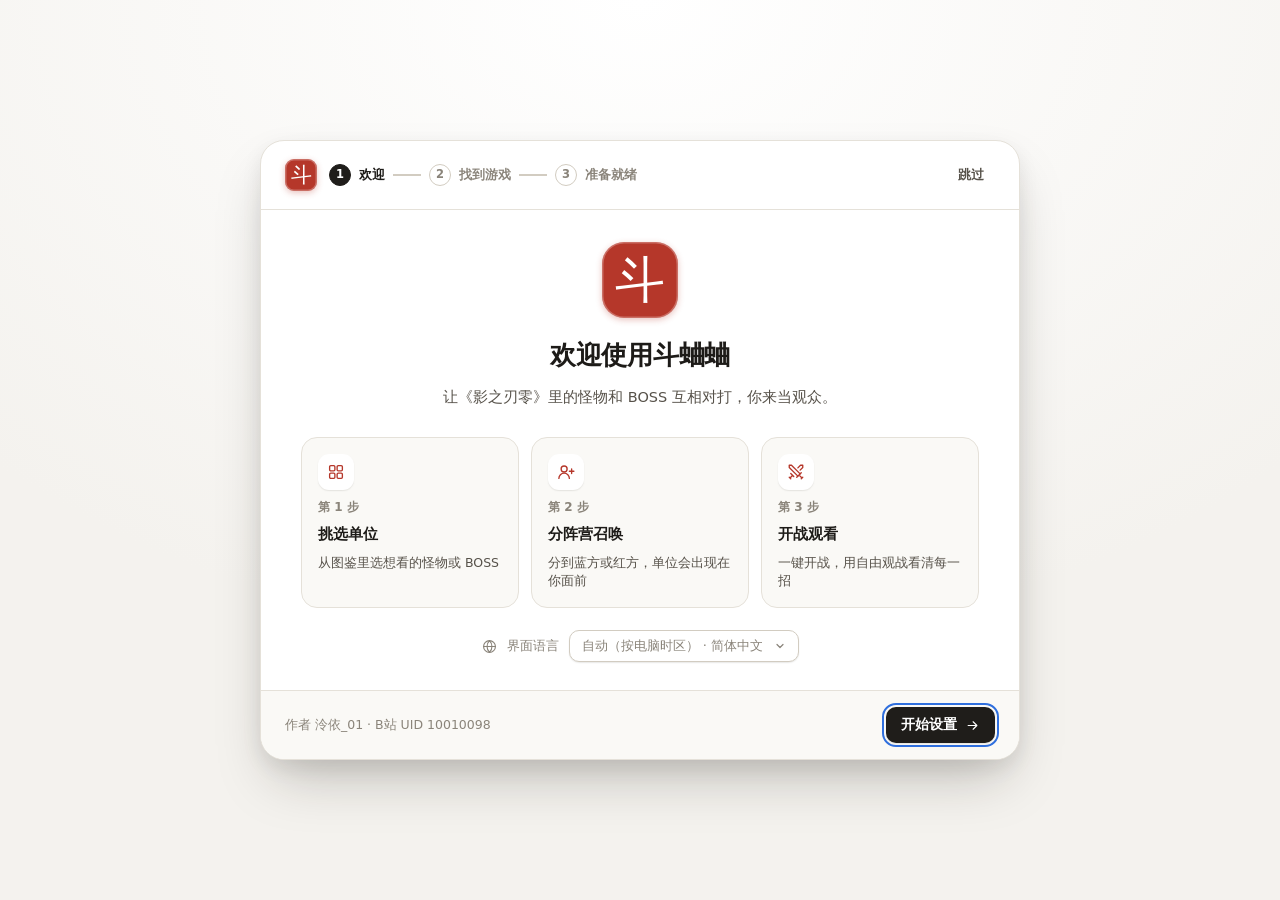
<file: panel/prototype/index.html>
<!doctype html>
<html lang="zh-CN" data-theme="light">
<head>
<meta charset="utf-8">
<meta name="viewport" content="width=device-width, initial-scale=1">
<title>Phantom Gladiator</title>
<link rel="icon" href="data:image/svg+xml,%3Csvg xmlns='http://www.w3.org/2000/svg' viewBox='0 0 64 64'%3E%3Crect width='64' height='64' rx='16' fill='%23b5372a'/%3E%3Ctext x='32' y='46' font-size='40' text-anchor='middle' fill='white' font-family='KaiTi,STKaiti,serif'%3E%E6%96%97%3C/text%3E%3C/svg%3E">
<link rel="stylesheet" href="styles.css">
</head>
<body>
<svg class="sprite" xmlns="http://www.w3.org/2000/svg" aria-hidden="true">
  <symbol id="i-search" viewBox="0 0 24 24"><circle cx="11" cy="11" r="7"/><path d="m20 20-3.6-3.6"/></symbol>
  <symbol id="i-x" viewBox="0 0 24 24"><path d="M18 6 6 18M6 6l12 12"/></symbol>
  <symbol id="i-check" viewBox="0 0 24 24"><path d="M20 6 9 17l-5-5"/></symbol>
  <symbol id="i-chevron-down" viewBox="0 0 24 24"><path d="m6 9 6 6 6-6"/></symbol>
  <symbol id="i-chevron-right" viewBox="0 0 24 24"><path d="m9 6 6 6-6 6"/></symbol>
  <symbol id="i-chevron-left" viewBox="0 0 24 24"><path d="m15 6-6 6 6 6"/></symbol>
  <symbol id="i-arrow-right" viewBox="0 0 24 24"><path d="M5 12h14M13 6l6 6-6 6"/></symbol>
  <symbol id="i-globe" viewBox="0 0 24 24"><circle cx="12" cy="12" r="9.5"/><path d="M2.5 12h19M12 2.5c2.6 2.7 3.9 5.9 3.9 9.5s-1.3 6.8-3.9 9.5c-2.6-2.7-3.9-5.9-3.9-9.5s1.3-6.8 3.9-9.5Z"/></symbol>
  <symbol id="i-sun" viewBox="0 0 24 24"><circle cx="12" cy="12" r="4"/><path d="M12 2v2M12 20v2M4.9 4.9l1.4 1.4M17.7 17.7l1.4 1.4M2 12h2M20 12h2M4.9 19.1l1.4-1.4M17.7 6.3l1.4-1.4"/></symbol>
  <symbol id="i-moon" viewBox="0 0 24 24"><path d="M20.5 14.5A8.5 8.5 0 1 1 9.5 3.5a7 7 0 0 0 11 11Z"/></symbol>
  <symbol id="i-help" viewBox="0 0 24 24"><circle cx="12" cy="12" r="9.5"/><path d="M9.2 9.2a2.9 2.9 0 0 1 5.6 1c0 1.9-2.8 2.6-2.8 2.6M12 17h.01"/></symbol>
  <symbol id="i-history" viewBox="0 0 24 24"><path d="M3.5 12a8.5 8.5 0 1 0 2.5-6L3.5 8.5"/><path d="M3.5 3.5v5h5"/><path d="M12 7.5V12l3 2"/></symbol>
  <symbol id="i-download" viewBox="0 0 24 24"><path d="M12 3v12M7 10l5 5 5-5"/><path d="M4 17v2a2 2 0 0 0 2 2h12a2 2 0 0 0 2-2v-2"/></symbol>
  <symbol id="i-refresh" viewBox="0 0 24 24"><path d="M20 12a8 8 0 1 1-2.4-5.7L20 8.5"/><path d="M20 3.5v5h-5"/></symbol>
  <symbol id="i-swords" viewBox="0 0 24 24"><path d="M14.5 17.5 3 6V3h3l11.5 11.5"/><path d="m13 19 6-6M16 16l4 4M19 21l2-2"/><path d="M14.5 6.5 18 3h3v3l-3.5 3.5"/><path d="m5 14 4 4M7 17l-3 3M3 19l2 2"/></symbol>
  <symbol id="i-keyboard" viewBox="0 0 24 24"><rect x="2.5" y="6" width="19" height="12" rx="2.5"/><path d="M6.5 10h.01M10 10h.01M14 10h.01M17.5 10h.01M7.5 14h9"/></symbol>
  <symbol id="i-sliders" viewBox="0 0 24 24"><path d="M4 6h10M18 6h2M4 12h4M12 12h8M4 18h12"/><circle cx="16" cy="6" r="2"/><circle cx="10" cy="12" r="2"/><circle cx="18" cy="18" r="2"/></symbol>
  <symbol id="i-info" viewBox="0 0 24 24"><circle cx="12" cy="12" r="9.5"/><path d="M12 11v5.5M12 7.5h.01"/></symbol>
  <symbol id="i-scale" viewBox="0 0 24 24"><path d="M12 3.5V20.5M8 20.5h8M4.5 6.5h15"/><path d="M5 6.5 2.3 13.5M5 6.5l2.7 7M2.3 13.5h5.4a2.7 2.7 0 0 1-5.4 0ZM19 6.5l-2.7 7M19 6.5l2.7 7M16.3 13.5h5.4a2.7 2.7 0 0 1-5.4 0Z"/></symbol>
  <symbol id="i-user-plus" viewBox="0 0 24 24"><circle cx="9.5" cy="8" r="4"/><path d="M2.5 20.5a7 7 0 0 1 14 0M19.5 8v6M16.5 11h6"/></symbol>
  <symbol id="i-users" viewBox="0 0 24 24"><circle cx="9" cy="8" r="3.5"/><path d="M2.5 20a6.5 6.5 0 0 1 13 0"/><path d="M16 4.5a3.5 3.5 0 0 1 0 7M18 14a6.5 6.5 0 0 1 3.5 6"/></symbol>
  <symbol id="i-play" viewBox="0 0 24 24"><path d="M7 4.5v15l12-7.5Z"/></symbol>
  <symbol id="i-stop" viewBox="0 0 24 24"><rect x="5.5" y="5.5" width="13" height="13" rx="2"/></symbol>
  <symbol id="i-shield" viewBox="0 0 24 24"><path d="M12 21.5s7.5-3.5 7.5-9.5V5.5L12 2.5l-7.5 3V12c0 6 7.5 9.5 7.5 9.5Z"/><path d="m9 12 2 2 4-4"/></symbol>
  <symbol id="i-video" viewBox="0 0 24 24"><rect x="2.5" y="6" width="13" height="12" rx="2"/><path d="m15.5 10 6-3.5v11l-6-3.5"/></symbol>
  <symbol id="i-crown" viewBox="0 0 24 24"><path d="M3 8l4.5 4L12 5l4.5 7L21 8l-2 11H5Z"/></symbol>
  <symbol id="i-flask" viewBox="0 0 24 24"><path d="M9 3h6M10 3v6.2L4.6 18.4A1.8 1.8 0 0 0 6.2 21h11.6a1.8 1.8 0 0 0 1.6-2.6L14 9.2V3"/><path d="M7.5 15h9"/></symbol>
  <symbol id="i-alert" viewBox="0 0 24 24"><path d="M10.3 3.9 2.2 18a2 2 0 0 0 1.7 3h16.2a2 2 0 0 0 1.7-3L13.7 3.9a2 2 0 0 0-3.4 0Z"/><path d="M12 9.5v4M12 17h.01"/></symbol>
  <symbol id="i-check-circle" viewBox="0 0 24 24"><circle cx="12" cy="12" r="9.5"/><path d="m8 12.5 2.8 2.8L16 9.5"/></symbol>
  <symbol id="i-lock" viewBox="0 0 24 24"><rect x="4.5" y="10.5" width="15" height="10.5" rx="2.5"/><path d="M8 10.5v-3a4 4 0 0 1 8 0v3"/></symbol>
  <symbol id="i-external" viewBox="0 0 24 24"><path d="M14 4h6v6M20 4l-9 9"/><path d="M18 14v4.5a1.5 1.5 0 0 1-1.5 1.5h-11A1.5 1.5 0 0 1 4 18.5v-11A1.5 1.5 0 0 1 5.5 6H10"/></symbol>
  <symbol id="i-copy" viewBox="0 0 24 24"><rect x="8.5" y="8.5" width="12" height="12" rx="2"/><path d="M15.5 8.5V5A1.5 1.5 0 0 0 14 3.5H5A1.5 1.5 0 0 0 3.5 5v9A1.5 1.5 0 0 0 5 15.5h3.5"/></symbol>
  <symbol id="i-trash" viewBox="0 0 24 24"><path d="M4 7h16M9.5 7V4.5h5V7M6.5 7l.8 12.2A1.8 1.8 0 0 0 9.1 21h5.8a1.8 1.8 0 0 0 1.8-1.8L17.5 7"/></symbol>
  <symbol id="i-plus" viewBox="0 0 24 24"><path d="M12 5v14M5 12h14"/></symbol>
  <symbol id="i-minus" viewBox="0 0 24 24"><path d="M5 12h14"/></symbol>
  <symbol id="i-folder" viewBox="0 0 24 24"><path d="M3.5 7.5A1.5 1.5 0 0 1 5 6h4l2 2.5h8a1.5 1.5 0 0 1 1.5 1.5v8a1.5 1.5 0 0 1-1.5 1.5H5A1.5 1.5 0 0 1 3.5 18Z"/></symbol>
  <symbol id="i-code" viewBox="0 0 24 24"><path d="m8 7-5 5 5 5M16 7l5 5-5 5M13.5 4l-3 16"/></symbol>
  <symbol id="i-tv" viewBox="0 0 24 24"><rect x="2.5" y="6.5" width="19" height="13" rx="3"/><path d="m8 2.5 3 3.5M16 2.5l-3 3.5M8.5 12v1.5M15.5 12v1.5"/></symbol>
  <symbol id="i-sparkles" viewBox="0 0 24 24"><path d="M12 3.5 13.8 9l5.7 2-5.7 2L12 18.5 10.2 13l-5.7-2 5.7-2Z"/><path d="M19 3v3M17.5 4.5h3"/></symbol>
  <symbol id="i-signal" viewBox="0 0 24 24"><path d="M4 20v-2M9 20v-6M14 20V10M19 20V5"/></symbol>
  <symbol id="i-package" viewBox="0 0 24 24"><path d="M20.5 7.5 12 3 3.5 7.5 12 12Z"/><path d="M3.5 7.5v9L12 21l8.5-4.5v-9M12 12v9"/></symbol>
  <symbol id="i-gamepad" viewBox="0 0 24 24"><path d="M6.5 7.5h11a4.5 4.5 0 0 1 4.5 4.5v1a3.5 3.5 0 0 1-6.3 2.1l-1.2-1.6h-5l-1.2 1.6A3.5 3.5 0 0 1 2 13v-1a4.5 4.5 0 0 1 4.5-4.5Z"/><path d="M7.5 10v3M6 11.5h3M15.5 11h.01M17.5 12.5h.01"/></symbol>
  <symbol id="i-swap" viewBox="0 0 24 24"><path d="M7 4 3.5 7.5 7 11M3.5 7.5h14M17 13l3.5 3.5L17 20M20.5 16.5h-14"/></symbol>
  <symbol id="i-book" viewBox="0 0 24 24"><path d="M12 6.5C10 5 7.5 4.5 3.5 4.5v14c4 0 6.5.5 8.5 2 2-1.5 4.5-2 8.5-2v-14c-4 0-6.5.5-8.5 2Z"/><path d="M12 6.5v14"/></symbol>
  <symbol id="i-message" viewBox="0 0 24 24"><path d="M20.5 15a2 2 0 0 1-2 2H8l-4.5 4V5a2 2 0 0 1 2-2h13a2 2 0 0 1 2 2Z"/></symbol>
  <symbol id="i-trophy" viewBox="0 0 24 24"><path d="M8 4h8v5a4 4 0 0 1-8 0Z"/><path d="M8 6H4.5v1.5A3.5 3.5 0 0 0 8 11M16 6h3.5v1.5A3.5 3.5 0 0 1 16 11M12 13v4M9.5 17h5v3.5h-5Z"/></symbol>
  <symbol id="i-clock" viewBox="0 0 24 24"><circle cx="12" cy="12" r="9.5"/><path d="M12 7v5l3 2"/></symbol>
  <symbol id="i-zap" viewBox="0 0 24 24"><path d="M13 2.5 4.5 13.5H12l-1 8 8.5-11H12Z"/></symbol>
  <symbol id="i-grid" viewBox="0 0 24 24"><rect x="3.5" y="3.5" width="7" height="7" rx="1.5"/><rect x="13.5" y="3.5" width="7" height="7" rx="1.5"/><rect x="3.5" y="13.5" width="7" height="7" rx="1.5"/><rect x="13.5" y="13.5" width="7" height="7" rx="1.5"/></symbol>
  <symbol id="i-file" viewBox="0 0 24 24"><path d="M14 3H6.5A1.5 1.5 0 0 0 5 4.5v15A1.5 1.5 0 0 0 6.5 21h11a1.5 1.5 0 0 0 1.5-1.5V8Z"/><path d="M14 3v5h5"/></symbol>
  <symbol id="i-scan" viewBox="0 0 24 24"><path d="M3.5 8V5A1.5 1.5 0 0 1 5 3.5h3M16 3.5h3A1.5 1.5 0 0 1 20.5 5v3M20.5 16v3a1.5 1.5 0 0 1-1.5 1.5h-3M8 20.5H5A1.5 1.5 0 0 1 3.5 19v-3M7 12h10"/></symbol>
  <symbol id="i-cloud-off" viewBox="0 0 24 24"><path d="M3 3l18 18"/><path d="M8.5 8.6A5.5 5.5 0 0 0 6.5 18H17"/><path d="M14.2 6.6A5.5 5.5 0 0 1 18 11.5a4 4 0 0 1 2.4 6"/></symbol>
  <symbol id="i-target" viewBox="0 0 24 24"><circle cx="12" cy="12" r="8.5"/><circle cx="12" cy="12" r="4"/><path d="M12 1.5v3M12 19.5v3M1.5 12h3M19.5 12h3"/></symbol>
</svg>

<div class="app" id="app">
  <header class="topbar">
    <div class="brand">
      <span class="seal" aria-hidden="true">斗</span>
      <div class="brand-text"><strong data-i18n="app.title"></strong><span data-i18n="app.subtitle"></span></div>
    </div>
    <button class="conn-pill is-off" id="conn-pill" type="button" data-action="conn-popover" aria-haspopup="dialog" aria-expanded="false">
      <span class="dot"></span><span id="conn-text"></span>
      <svg class="icon" aria-hidden="true"><use href="#i-chevron-down"/></svg>
    </button>
    <div class="topbar-actions">
      <button class="btn btn-ghost" id="btn-update" type="button" data-action="open-update">
        <svg class="icon" aria-hidden="true"><use href="#i-download"/></svg><span class="btn-update-label" data-i18n="header.update"></span><span class="badge-dot" id="update-dot" hidden></span>
      </button>
      <button class="icon-btn" id="btn-history" type="button" data-action="open-history" data-i18n-attr="aria-label:header.history;title:header.history">
        <svg class="icon" aria-hidden="true"><use href="#i-history"/></svg><span class="count-badge" id="history-badge" hidden></span>
      </button>
      <span class="topbar-sep" aria-hidden="true"></span>
      <button class="btn btn-ghost" id="btn-lang" type="button" data-action="lang-menu" aria-haspopup="menu" aria-expanded="false" data-i18n-attr="title:header.language">
        <svg class="icon" aria-hidden="true"><use href="#i-globe"/></svg><span id="lang-label"></span>
      </button>
      <button class="icon-btn" id="btn-theme" type="button" data-action="toggle-theme"><svg class="icon" aria-hidden="true"><use href="#i-moon"/></svg></button>
      <button class="icon-btn" id="btn-help" type="button" data-action="help-menu" aria-haspopup="menu" aria-expanded="false" data-i18n-attr="aria-label:header.help;title:header.help">
        <svg class="icon" aria-hidden="true"><use href="#i-help"/></svg>
      </button>
    </div>
  </header>

  <nav class="rail" data-i18n-attr="aria-label:nav.label">
    <button class="nav-item" type="button" data-action="nav" data-page="arena" data-i18n-attr="title:nav.arena"><svg class="icon" aria-hidden="true"><use href="#i-swords"/></svg><span data-i18n="nav.arena"></span></button>
    <button class="nav-item" type="button" data-action="nav" data-page="hotkeys" data-i18n-attr="title:nav.hotkeys"><svg class="icon" aria-hidden="true"><use href="#i-keyboard"/></svg><span data-i18n="nav.hotkeys"></span></button>
    <button class="nav-item" type="button" data-action="nav" data-page="fun" data-i18n-attr="title:nav.fun"><svg class="icon" aria-hidden="true"><use href="#i-sparkles"/></svg><span data-i18n="nav.fun"></span></button>
    <button class="nav-item" type="button" data-action="nav" data-page="settings" data-i18n-attr="title:nav.settings"><svg class="icon" aria-hidden="true"><use href="#i-sliders"/></svg><span data-i18n="nav.settings"></span></button>
    <button class="nav-item" type="button" data-action="nav" data-page="about" data-i18n-attr="title:nav.about"><svg class="icon" aria-hidden="true"><use href="#i-info"/></svg><span data-i18n="nav.about"></span></button>
    <div class="rail-spacer"></div>
    <button class="rail-credit" type="button" data-action="nav" data-page="about" data-i18n-attr="title:credit.tooltip">
      <span class="credit-avatar" aria-hidden="true">泠</span>
      <span class="credit-text"><small data-i18n="credit.author"></small><strong>泠依_01</strong><span><span data-i18n="credit.bili"></span> 10010098</span></span>
    </button>
  </nav>

  <main class="content" id="content"></main>
</div>

<div class="toasts" id="toasts" aria-live="polite" aria-relevant="additions"></div>
<div id="overlays"></div>
<button class="demo-fab" id="demo-fab" type="button" data-action="demo-toggle" aria-expanded="false">
  <svg class="icon icon-sm" aria-hidden="true"><use href="#i-sliders"/></svg>原型演示
</button>

<script src="i18n.js"></script>
<script src="i18n-more.js"></script>
<script src="units.js"></script>
<script src="changelog.js"></script>
<script src="mock-runtime.js"></script>
<script src="app.js"></script>
</body>
</html>
</file>
<file: panel/prototype/styles.css>
/* Phantom Gladiator · clickable prototype — design system and components */

:root {
  color-scheme: light;
  --font-sans: "Segoe UI Variable Text", "Segoe UI", -apple-system, BlinkMacSystemFont, "PingFang SC", "Microsoft YaHei UI", "Microsoft YaHei", "Hiragino Sans", "Yu Gothic UI", Meiryo, "Noto Sans CJK SC", "Noto Sans", system-ui, sans-serif;
  --font-brush: "STKaiti", "KaiTi", "Kaiti SC", "BiauKai", "Noto Serif CJK SC", "Songti SC", serif;
  --font-mono: "Cascadia Mono", Consolas, "SFMono-Regular", ui-monospace, monospace;

  --bg: #f4f2ee;
  --bg-hover: #ebe8e2;
  --bg-active: #e3dfd7;
  --surface: #ffffff;
  --surface-2: #faf9f6;
  --surface-3: #f2f0eb;
  --border: #e5e1d9;
  --border-strong: #d2ccc1;
  --text: #1d1b18;
  --text-2: #57524a;
  --text-3: #8a847a;
  --ink: #1f1d1a;
  --ink-hover: #3a3631;
  --on-ink: #ffffff;
  --seal: #b5372a;
  --focus: #2f6fde;
  --scrim: rgba(29, 27, 24, .38);

  --blue: #2f6fde;
  --blue-strong: #1d55b9;
  --blue-soft: #ebf1fd;
  --blue-line: #c3d5f7;
  --red: #d2433a;
  --red-strong: #ac2f27;
  --red-soft: #fdeeec;
  --red-line: #f2c6c1;
  --neutral: #78726a;
  --neutral-soft: #efede8;
  --neutral-line: #dcd8d0;
  --companion: #7650c4;
  --companion-strong: #5b37a6;
  --companion-soft: #f2edfb;
  --companion-line: #d9cdf3;
  --green: #1d8a4e;
  --green-soft: #e7f4ec;
  --amber: #a46200;
  --amber-soft: #fdf3e1;
  --gold: #9c6f14;
  --gold-soft: #faf0d8;

  --shadow-sm: 0 1px 2px rgba(30, 26, 20, .06), 0 1px 1px rgba(30, 26, 20, .04);
  --shadow-md: 0 8px 20px -6px rgba(30, 26, 20, .14), 0 2px 5px rgba(30, 26, 20, .05);
  --shadow-lg: 0 28px 56px -14px rgba(30, 26, 20, .26), 0 8px 20px rgba(30, 26, 20, .08);
  --r-xs: 6px;
  --r-sm: 8px;
  --r: 10px;
  --r-lg: 14px;
  --r-xl: 20px;
  --ease: cubic-bezier(.2, .8, .2, 1);
  --t-fast: 120ms;
  --t: 180ms;
  --t-slow: 300ms;
  --rail-w: 212px;
  --dock-w: 372px;
  --topbar-h: 56px;
}

[data-theme="dark"] {
  color-scheme: dark;
  --bg: #18191b;
  --bg-hover: #232427;
  --bg-active: #2b2c30;
  --surface: #1f2023;
  --surface-2: #242528;
  --surface-3: #2a2b2f;
  --border: #303135;
  --border-strong: #404147;
  --text: #edece9;
  --text-2: #b6b2ab;
  --text-3: #87837c;
  --ink: #edece9;
  --ink-hover: #ffffff;
  --on-ink: #18191b;
  --seal: #c8473a;
  --focus: #77a3f2;
  --scrim: rgba(0, 0, 0, .55);
  --blue: #6b9bf2;
  --blue-strong: #9dbdf7;
  --blue-soft: rgba(107, 155, 242, .14);
  --blue-line: rgba(107, 155, 242, .38);
  --red: #ef6f64;
  --red-strong: #f6a199;
  --red-soft: rgba(239, 111, 100, .14);
  --red-line: rgba(239, 111, 100, .38);
  --neutral: #a6a199;
  --neutral-soft: rgba(166, 161, 153, .13);
  --neutral-line: rgba(166, 161, 153, .32);
  --companion: #a98bf0;
  --companion-strong: #c8b4f7;
  --companion-soft: rgba(169, 139, 240, .14);
  --companion-line: rgba(169, 139, 240, .38);
  --green: #52c487;
  --green-soft: rgba(82, 196, 135, .14);
  --amber: #e6a73f;
  --amber-soft: rgba(230, 167, 63, .14);
  --gold: #dcb257;
  --gold-soft: rgba(220, 178, 87, .15);
  --shadow-sm: 0 1px 2px rgba(0, 0, 0, .4);
  --shadow-md: 0 8px 20px -6px rgba(0, 0, 0, .55), 0 2px 5px rgba(0, 0, 0, .3);
  --shadow-lg: 0 28px 56px -14px rgba(0, 0, 0, .7), 0 8px 20px rgba(0, 0, 0, .35);
}

:lang(ja) {
  --font-sans: "Segoe UI Variable Text", "Segoe UI", -apple-system, BlinkMacSystemFont, "Hiragino Sans", "Yu Gothic UI", Meiryo, "Noto Sans CJK JP", "Microsoft YaHei UI", system-ui, sans-serif;
}

/* ---------- Base ---------- */
*, *::before, *::after { box-sizing: border-box; }
[hidden] { display: none !important; }
html, body { height: 100%; }
body {
  margin: 0;
  background: var(--bg);
  color: var(--text);
  font: 14px/1.5 var(--font-sans);
  -webkit-font-smoothing: antialiased;
  text-rendering: optimizeLegibility;
  overflow: hidden;
}
h1, h2, h3, h4, p { margin: 0; }
button, input, select, textarea { font: inherit; color: inherit; }
button { cursor: pointer; background: none; border: 0; padding: 0; }
button:disabled { cursor: not-allowed; }
a { color: inherit; }
::selection { background: rgba(47, 111, 222, .2); }
:focus { outline: none; }
:focus-visible { outline: 2px solid var(--focus); outline-offset: 2px; border-radius: 6px; }
.sprite { position: absolute; width: 0; height: 0; overflow: hidden; }
.icon { width: 18px; height: 18px; flex: none; fill: none; stroke: currentColor; stroke-width: 1.8; stroke-linecap: round; stroke-linejoin: round; }
.icon-sm { width: 15px; height: 15px; }
.icon-lg { width: 22px; height: 22px; }
.icon-fill { fill: currentColor; stroke: none; }
.visually-hidden { position: absolute !important; width: 1px; height: 1px; overflow: hidden; clip: rect(0 0 0 0); white-space: nowrap; }
.tabular { font-variant-numeric: tabular-nums; }
.mono { font-family: var(--font-mono); font-size: 12.5px; }
.muted { color: var(--text-3); }
.scroll { overflow: auto; scrollbar-width: thin; scrollbar-color: var(--border-strong) transparent; }
.scroll::-webkit-scrollbar { width: 10px; height: 10px; }
.scroll::-webkit-scrollbar-thumb { background: var(--border-strong); border-radius: 10px; border: 3px solid transparent; background-clip: content-box; }
.scroll::-webkit-scrollbar-thumb:hover { background-color: var(--text-3); }

/* ---------- App shell ---------- */
.app {
  display: grid;
  grid-template-columns: var(--rail-w) minmax(0, 1fr);
  grid-template-rows: var(--topbar-h) minmax(0, 1fr);
  height: 100vh;
}
.topbar {
  grid-column: 1 / -1;
  display: flex;
  align-items: center;
  gap: 16px;
  padding: 0 14px 0 16px;
  background: var(--surface);
  border-bottom: 1px solid var(--border);
  position: relative;
  z-index: 20;
}
.brand { display: flex; align-items: center; gap: 10px; min-width: calc(var(--rail-w) - 16px); max-width: 300px; }
.seal {
  display: grid;
  place-items: center;
  width: 32px;
  height: 32px;
  border-radius: 9px;
  background: var(--seal);
  color: #fff;
  font: 400 21px/1 var(--font-brush);
  box-shadow: inset 0 0 0 1.5px rgba(255, 255, 255, .28), 0 2px 6px rgba(181, 55, 42, .3);
  flex: none;
}
.seal-lg { width: 64px; height: 64px; border-radius: 18px; font-size: 42px; }
.seal-xl { width: 76px; height: 76px; border-radius: 22px; font-size: 50px; }
.brand-text { display: flex; flex-direction: column; min-width: 0; line-height: 1.2; }
.brand-text strong { font-size: 15px; font-weight: 650; letter-spacing: .01em; white-space: nowrap; }
.brand-text span { font-size: 11.5px; color: var(--text-3); white-space: nowrap; overflow: hidden; text-overflow: ellipsis; }

.conn-pill {
  display: inline-flex;
  align-items: center;
  gap: 8px;
  height: 32px;
  padding: 0 10px 0 12px;
  border-radius: 999px;
  border: 1px solid var(--border);
  background: var(--surface-2);
  font-size: 13px;
  font-weight: 550;
  color: var(--text-2);
  transition: background var(--t), border-color var(--t);
  white-space: nowrap;
}
.conn-pill:hover { background: var(--bg-hover); }
.conn-pill .icon { width: 14px; height: 14px; color: var(--text-3); }
.dot { width: 8px; height: 8px; border-radius: 50%; background: var(--text-3); flex: none; position: relative; }
.is-ready .dot { background: var(--green); box-shadow: 0 0 0 3px var(--green-soft); }
.is-ready { color: var(--text); }
.is-warn .dot { background: var(--amber); box-shadow: 0 0 0 3px var(--amber-soft); }
.is-busy .dot { background: var(--amber); animation: pulse 1.2s ease-in-out infinite; }
.is-error .dot { background: var(--red); box-shadow: 0 0 0 3px var(--red-soft); }
.is-off .dot { background: var(--text-3); box-shadow: 0 0 0 3px var(--neutral-soft); }
.topbar-actions { margin-left: auto; display: flex; align-items: center; gap: 4px; }
.topbar-sep { width: 1px; height: 20px; background: var(--border); margin: 0 6px; }

/* ---------- Buttons ---------- */
.btn {
  --btn-h: 36px;
  display: inline-flex;
  align-items: center;
  justify-content: center;
  gap: 8px;
  height: var(--btn-h);
  padding: 0 14px;
  border-radius: var(--r);
  font-size: 13.5px;
  font-weight: 600;
  line-height: 1;
  white-space: nowrap;
  border: 1px solid transparent;
  transition: background var(--t-fast), border-color var(--t-fast), color var(--t-fast), box-shadow var(--t-fast), transform var(--t-fast);
  user-select: none;
  position: relative;
}
.btn:active:not(:disabled) { transform: translateY(.5px); }
a.btn, a.menu-item { text-decoration: none; }
.btn:disabled { opacity: .45; }
.btn-sm { --btn-h: 30px; padding: 0 10px; font-size: 12.5px; border-radius: var(--r-sm); gap: 6px; }
.btn-lg { --btn-h: 46px; padding: 0 18px; font-size: 15px; border-radius: 12px; }
.btn-block { width: 100%; }
.btn-primary { background: var(--ink); color: var(--on-ink); box-shadow: var(--shadow-sm); }
.btn-primary:hover:not(:disabled) { background: var(--ink-hover); }
.btn-secondary { background: var(--surface); border-color: var(--border-strong); color: var(--text); box-shadow: var(--shadow-sm); }
.btn-secondary:hover:not(:disabled) { background: var(--surface-2); border-color: var(--text-3); }
.btn-ghost { color: var(--text-2); }
.btn-ghost:hover:not(:disabled) { background: var(--bg-hover); color: var(--text); }
.btn-danger { background: var(--surface); border-color: var(--red-line); color: var(--red-strong); }
.btn-danger:hover:not(:disabled) { background: var(--red-soft); border-color: var(--red); }
.btn-danger-solid { background: var(--red); color: #fff; }
.btn-danger-solid:hover:not(:disabled) { background: var(--red-strong); }
.btn-blue { background: var(--blue); color: #fff; }
.btn-blue:hover:not(:disabled) { background: var(--blue-strong); }
.btn-red { background: var(--red); color: #fff; }
.btn-red:hover:not(:disabled) { background: var(--red-strong); }
.btn-neutral { background: var(--neutral); color: #fff; }
.btn-companion { background: var(--companion); color: #fff; }
.btn-link { color: var(--blue-strong); font-weight: 600; padding: 0; height: auto; border-radius: 4px; }
.btn-link:hover { text-decoration: underline; }
.btn .kbd { margin-left: 2px; }
.btn-primary .kbd, .btn-blue .kbd, .btn-red .kbd, .btn-neutral .kbd, .btn-companion .kbd { background: rgba(255, 255, 255, .14); border-color: rgba(255, 255, 255, .28); color: inherit; opacity: .9; }
[data-theme="dark"] .btn-primary .kbd { background: rgba(0, 0, 0, .08); border-color: rgba(0, 0, 0, .2); }
.icon-btn {
  display: inline-grid;
  place-items: center;
  width: 36px;
  height: 36px;
  border-radius: var(--r);
  color: var(--text-2);
  position: relative;
  transition: background var(--t-fast), color var(--t-fast);
}
.icon-btn:hover:not(:disabled) { background: var(--bg-hover); color: var(--text); }
.icon-btn-sm { width: 28px; height: 28px; border-radius: var(--r-sm); }
.icon-btn[aria-expanded="true"], .btn[aria-expanded="true"] { background: var(--bg-active); color: var(--text); }
.badge-dot { position: absolute; top: 6px; right: 6px; width: 8px; height: 8px; border-radius: 50%; background: var(--seal); box-shadow: 0 0 0 2px var(--surface); }
.btn .badge-dot { top: 5px; right: 5px; }
.count-badge { position: absolute; top: 3px; right: 2px; min-width: 16px; height: 16px; padding: 0 4px; border-radius: 999px; background: var(--red); color: #fff; font-size: 10.5px; font-weight: 700; line-height: 16px; text-align: center; box-shadow: 0 0 0 2px var(--surface); }
.spinner { width: 16px; height: 16px; border-radius: 50%; border: 2px solid currentColor; border-right-color: transparent; animation: spin .8s linear infinite; flex: none; opacity: .85; }
.spinner-lg { width: 28px; height: 28px; border-width: 2.5px; }

.kbd {
  display: inline-flex;
  align-items: center;
  justify-content: center;
  min-width: 22px;
  height: 22px;
  padding: 0 6px;
  border-radius: 6px;
  border: 1px solid var(--border-strong);
  border-bottom-width: 2px;
  background: var(--surface);
  color: var(--text-2);
  font: 600 11.5px/1 var(--font-mono);
  white-space: nowrap;
  vertical-align: middle;
}
.kbd-lg { height: 30px; min-width: 34px; padding: 0 10px; font-size: 13px; border-radius: 8px; }

/* ---------- Chips & badges ---------- */
.chip {
  display: inline-flex;
  align-items: center;
  gap: 4px;
  height: 20px;
  padding: 0 7px;
  border-radius: 999px;
  font-size: 11.5px;
  font-weight: 600;
  white-space: nowrap;
  background: var(--neutral-soft);
  color: var(--text-2);
}
.chip .icon { width: 12px; height: 12px; stroke-width: 2.2; }
.chip-green { background: var(--green-soft); color: var(--green); }
.chip-amber { background: var(--amber-soft); color: var(--amber); }
.chip-gold { background: var(--gold-soft); color: var(--gold); }
.chip-blue { background: var(--blue-soft); color: var(--blue-strong); }
.chip-red { background: var(--red-soft); color: var(--red-strong); }
.chip-outline { background: transparent; box-shadow: inset 0 0 0 1px var(--border-strong); }

/* ---------- Rail ---------- */
.rail {
  display: flex;
  flex-direction: column;
  gap: 2px;
  padding: 14px 10px 12px;
  border-right: 1px solid var(--border);
  background: var(--bg);
  min-height: 0;
}
.nav-item {
  display: flex;
  align-items: center;
  gap: 12px;
  height: 40px;
  padding: 0 12px;
  border-radius: var(--r);
  color: var(--text-2);
  font-size: 14px;
  font-weight: 550;
  transition: background var(--t-fast), color var(--t-fast);
  white-space: nowrap;
}
.nav-item:hover { background: var(--bg-hover); color: var(--text); }
.nav-item[aria-current="page"] { background: var(--surface); color: var(--text); box-shadow: var(--shadow-sm), inset 0 0 0 1px var(--border); font-weight: 650; }
.nav-item[aria-current="page"] .icon { color: var(--seal); }
.rail-spacer { flex: 1; }
.rail-credit {
  display: flex;
  align-items: center;
  gap: 10px;
  padding: 10px;
  border-radius: var(--r);
  text-align: left;
  color: var(--text-2);
  transition: background var(--t-fast);
  min-width: 0;
}
.rail-credit:hover { background: var(--bg-hover); }
.credit-avatar {
  display: grid;
  place-items: center;
  width: 32px;
  height: 32px;
  border-radius: 50%;
  background: linear-gradient(145deg, #e9b9a6, #c46b55);
  color: #fff;
  font: 400 17px/1 var(--font-brush);
  flex: none;
}
.credit-text { display: flex; flex-direction: column; min-width: 0; line-height: 1.3; }
.credit-text small { font-size: 11px; color: var(--text-3); }
.credit-text strong { font-size: 13px; font-weight: 600; color: var(--text); white-space: nowrap; overflow: hidden; text-overflow: ellipsis; }
.credit-text span { font-size: 11.5px; color: var(--text-3); white-space: nowrap; }

/* ---------- Content & pages ---------- */
.content { min-width: 0; min-height: 0; position: relative; }
.page { height: 100%; min-height: 0; }
.page.is-entering { animation: fadeIn var(--t) var(--ease); }
.page-scroll { height: 100%; overflow: auto; padding: 28px 32px 64px; }
.stack { max-width: 780px; margin: 0 auto; display: flex; flex-direction: column; gap: 20px; }
.page-head { display: flex; align-items: flex-end; justify-content: space-between; gap: 16px; }
.page-title { font-size: 22px; font-weight: 700; letter-spacing: -.005em; }
.page-sub { color: var(--text-2); font-size: 13.5px; margin-top: 4px; }
.card { background: var(--surface); border: 1px solid var(--border); border-radius: var(--r-lg); box-shadow: var(--shadow-sm); }
.card-head { display: flex; align-items: center; justify-content: space-between; gap: 12px; padding: 16px 20px 0; }
.card-title { font-size: 15px; font-weight: 650; }
.card-desc { color: var(--text-2); font-size: 13px; padding: 4px 20px 0; }
.card-body { padding: 12px 20px 18px; }
.rows { display: flex; flex-direction: column; }
.row { display: flex; align-items: center; gap: 16px; padding: 14px 20px; border-top: 1px solid var(--border); transition: background var(--t-fast); }
.rows > .row:first-child { border-top: 0; }
.row-main { flex: 1; min-width: 0; }
.row-title { font-weight: 600; font-size: 14px; display: flex; align-items: center; gap: 8px; }
.row-desc { color: var(--text-2); font-size: 12.5px; margin-top: 2px; }
.row-side { display: flex; align-items: center; gap: 8px; flex: none; }
.row-icon { display: grid; place-items: center; width: 34px; height: 34px; border-radius: 10px; background: var(--surface-3); color: var(--text-2); flex: none; }

/* ---------- Arena ---------- */
.arena { display: grid; grid-template-columns: minmax(0, 1fr) var(--dock-w); height: 100%; min-height: 0; }
.catalog-col { min-height: 0; overflow: auto; padding: 0 24px 80px; }
.catalog-head { display: flex; align-items: flex-end; justify-content: space-between; gap: 16px; padding: 22px 0 14px; }
.catalog-head .page-title { font-size: 20px; }
.search {
  position: relative;
  display: flex;
  align-items: center;
  width: 300px;
  flex: none;
}
.search .icon { position: absolute; left: 11px; color: var(--text-3); pointer-events: none; }
.search input {
  width: 100%;
  height: 38px;
  padding: 0 64px 0 36px;
  border-radius: var(--r);
  border: 1px solid var(--border-strong);
  background: var(--surface);
  box-shadow: var(--shadow-sm);
  transition: border-color var(--t-fast), box-shadow var(--t-fast);
}
.search input::placeholder { color: var(--text-3); }
.search input:focus { border-color: var(--focus); box-shadow: 0 0 0 3px rgba(47, 111, 222, .16); outline: none; }
.search-end { position: absolute; right: 8px; display: flex; align-items: center; gap: 4px; }
.toolbar {
  position: sticky;
  top: 0;
  z-index: 6;
  display: flex;
  flex-wrap: wrap;
  align-items: center;
  gap: 10px;
  padding: 10px 0 12px;
  margin-bottom: 4px;
  background: linear-gradient(var(--bg) 85%, transparent);
}
.toolbar-end { margin-left: auto; color: var(--text-3); font-size: 12.5px; white-space: nowrap; }
.seg { display: inline-flex; padding: 3px; gap: 2px; background: var(--surface-3); border: 1px solid var(--border); border-radius: 11px; }
.seg-btn {
  display: inline-flex;
  align-items: center;
  gap: 6px;
  height: 30px;
  padding: 0 12px;
  border-radius: 8px;
  color: var(--text-2);
  font-size: 13px;
  font-weight: 550;
  white-space: nowrap;
  transition: background var(--t-fast), color var(--t-fast), box-shadow var(--t-fast);
}
.seg-btn:hover { color: var(--text); }
.seg-btn[aria-checked="true"] { background: var(--surface); color: var(--text); box-shadow: var(--shadow-sm); font-weight: 650; }
.seg-btn .count { color: var(--text-3); font-weight: 500; font-variant-numeric: tabular-nums; }
.select {
  appearance: none;
  height: 38px;
  padding: 0 34px 0 12px;
  border-radius: var(--r);
  border: 1px solid var(--border-strong);
  background: var(--surface) url("data:image/svg+xml,%3Csvg xmlns='http://www.w3.org/2000/svg' width='12' height='12' viewBox='0 0 24 24' fill='none' stroke='%238a847a' stroke-width='2.4' stroke-linecap='round' stroke-linejoin='round'%3E%3Cpath d='m6 9 6 6 6-6'/%3E%3C/svg%3E") no-repeat right 12px center;
  box-shadow: var(--shadow-sm);
  font-size: 13px;
  cursor: pointer;
  max-width: 240px;
}
.select:hover { border-color: var(--text-3); }

.group { margin-top: 14px; }
.group-head { display: flex; align-items: baseline; gap: 10px; padding: 6px 2px 10px; }
.group-head h3 { font-size: 14px; font-weight: 650; }
.group-map { color: var(--text-3); font-size: 12.5px; }
.group-count { margin-left: auto; color: var(--text-3); font-size: 12px; font-variant-numeric: tabular-nums; }
.unit-grid { display: grid; grid-template-columns: repeat(auto-fill, minmax(144px, 1fr)); gap: 12px; }

.unit-card {
  position: relative;
  display: flex;
  flex-direction: column;
  border-radius: 13px;
  background: var(--surface);
  border: 1px solid var(--border);
  box-shadow: var(--shadow-sm);
  transition: box-shadow var(--t), transform var(--t) var(--ease), border-color var(--t);
  container-type: inline-size;
}
.is-entering .unit-card { animation: cardIn var(--t-slow) var(--ease) both; }
.unit-card:hover { box-shadow: var(--shadow-md); transform: translateY(-2px); border-color: var(--border-strong); }
.unit-card.is-selected { border-color: var(--ink); box-shadow: 0 0 0 1.5px var(--ink), var(--shadow-md); }
.card-main {
  display: flex;
  flex-direction: column;
  gap: 8px;
  padding: 7px 7px 11px;
  text-align: left;
  border-radius: 13px;
  height: 100%;
}
.card-main:focus-visible { outline-offset: 3px; border-radius: 14px; }
.avatar {
  position: relative;
  display: grid;
  place-items: center;
  aspect-ratio: 3 / 2;
  border-radius: 9px;
  overflow: hidden;
  color: #fff;
  background:
    radial-gradient(120% 90% at 18% 0%, rgba(255, 255, 255, .28), transparent 58%),
    repeating-linear-gradient(135deg, rgba(255, 255, 255, .055) 0 2px, transparent 2px 11px),
    linear-gradient(160deg, var(--av1), var(--av2));
}
.avatar-initial { font: 400 40px/1 var(--font-brush); text-shadow: 0 2px 10px rgba(0, 0, 0, .22); transform: translateY(1px); }
/* The codex bust saved on this PC (codex_icons.lua): whole, bottom-aligned (it fades out at the bottom). */
.avatar-art { position: absolute; inset: 0; width: 100%; height: 100%; object-fit: contain; object-position: 50% 100%; pointer-events: none; user-select: none; }
.avatar.has-art .avatar-initial { display: none; }
.sel-head .avatar-art, .match-base .avatar-art, .unitkey-item .avatar-art { object-fit: cover; object-position: 50% 0; }
.avatar.sp-GuaiMian { --av1: #6b8a7c; --av2: #3d5a4d; }
.avatar.sp-DragonModified { --av1: #4c8d99; --av2: #255764; }
.avatar.sp-Puppet { --av1: #8a75b3; --av2: #55447f; }
.avatar.sp-HumanMaster { --av1: #b48647; --av2: #7a5426; }
.avatar.sp-Animal { --av1: #977659; --av2: #5e4734; }
.avatar.is-boss { box-shadow: inset 0 0 0 2px rgba(244, 205, 120, .85); }
.avatar-tag {
  position: absolute;
  top: 6px;
  left: 6px;
  display: inline-flex;
  align-items: center;
  gap: 3px;
  height: 19px;
  padding: 0 6px;
  border-radius: 999px;
  font-size: 10.5px;
  font-weight: 750;
  letter-spacing: .03em;
  background: rgba(255, 244, 214, .95);
  color: #7a5408;
}
.avatar-tag .icon { width: 11px; height: 11px; stroke-width: 2.4; }
.avatar-key { position: absolute; top: 6px; right: 6px; }
.avatar-key .kbd { background: rgba(255, 255, 255, .92); color: #2a2620; border-color: rgba(0, 0, 0, .12); }
.avatar-check {
  position: absolute;
  right: 6px;
  bottom: 6px;
  display: grid;
  place-items: center;
  width: 22px;
  height: 22px;
  border-radius: 50%;
  background: var(--ink);
  color: var(--on-ink);
  box-shadow: 0 0 0 2px rgba(255, 255, 255, .9);
  animation: pop var(--t-slow) var(--ease);
}
.avatar-check .icon { width: 13px; height: 13px; stroke-width: 3; }
.unit-body { padding: 0 3px; display: flex; flex-direction: column; gap: 4px; min-width: 0; flex: 1; }
.card-name { font-size: 13.5px; font-weight: 650; line-height: 1.35; display: -webkit-box; -webkit-line-clamp: 2; -webkit-box-orient: vertical; overflow: hidden; word-break: break-word; }
.card-meta { font-size: 12px; color: var(--text-3); white-space: nowrap; overflow: hidden; text-overflow: ellipsis; }
.card-chips { display: flex; flex-wrap: wrap; gap: 4px; margin-top: auto; padding-top: 2px; }
.card-quick {
  position: absolute;
  left: 13px;
  right: 13px;
  /* bottom edge of the 3:2 avatar: 7px padding + (card width - 14px) * 2/3, minus button height and gap */
  top: calc(7px + (100cqw - 14px) * 2 / 3 - 34px);
  display: flex;
  gap: 6px;
  opacity: 0;
  transform: translateY(4px);
  pointer-events: none;
  transition: opacity var(--t), transform var(--t) var(--ease);
}
.quick-btn {
  flex: 1;
  height: 28px;
  border-radius: 8px;
  font-size: 12px;
  font-weight: 700;
  color: #fff;
  box-shadow: 0 4px 12px rgba(0, 0, 0, .22);
  display: inline-flex;
  align-items: center;
  justify-content: center;
  gap: 3px;
  transition: filter var(--t-fast), transform var(--t-fast);
}
.quick-btn .icon { width: 13px; height: 13px; stroke-width: 2.6; }
.quick-btn:hover { filter: brightness(1.08); transform: translateY(-1px); }
.quick-blue { background: var(--blue); }
.quick-red { background: var(--red); }
.unit-card:hover .card-quick, .unit-card:focus-within .card-quick { opacity: 1; transform: none; pointer-events: auto; }
.unit-card:hover .avatar-check, .unit-card:focus-within .avatar-check { opacity: 0; }
.empty { display: flex; flex-direction: column; align-items: center; text-align: center; gap: 10px; padding: 64px 24px; color: var(--text-2); }
.empty-icon { display: grid; place-items: center; width: 56px; height: 56px; border-radius: 16px; background: var(--surface); box-shadow: var(--shadow-sm); color: var(--text-3); margin-bottom: 4px; }
.empty-icon .icon { width: 26px; height: 26px; }
.empty h3 { font-size: 15px; color: var(--text); }
.empty p { font-size: 13px; max-width: 320px; }
mark { background: rgba(244, 196, 80, .38); color: inherit; border-radius: 3px; padding: 0 1px; }

/* ---------- Dock ---------- */
.dock { background: var(--surface); border-left: 1px solid var(--border); min-height: 0; overflow: hidden; display: flex; flex-direction: column; }
.dock-scroll { flex: 1; min-height: 0; overflow: auto; }
/* Battle controls stay pinned so "Start" never scrolls away on a laptop-height window. */
.dock-footer { flex: none; padding: 14px 22px 18px; border-top: 1px solid var(--border); background: var(--surface); box-shadow: 0 -12px 24px -18px rgba(30, 26, 20, .28); position: relative; z-index: 2; }
.dock-footer .dock-title { margin-bottom: 10px; }
.stop-btn { height: 28px; padding: 0 8px; font-size: 12px; letter-spacing: 0; text-transform: none; color: var(--red-strong); gap: 5px; }
.stop-btn:hover:not(:disabled) { background: var(--red-soft); color: var(--red-strong); }
.stop-btn .kbd { height: 18px; min-width: 18px; font-size: 10.5px; padding: 0 4px; }
.dock-section { padding: 20px 22px; border-bottom: 1px solid var(--border); }
.dock-section:last-child { border-bottom: 0; }
.dock-title { display: flex; flex-wrap: wrap; align-items: center; justify-content: space-between; gap: 6px 8px; font-size: 12.5px; font-weight: 650; color: var(--text-3); letter-spacing: .04em; margin-bottom: 14px; text-transform: uppercase; }
.callout {
  display: flex;
  gap: 10px;
  padding: 12px 14px;
  border-radius: 12px;
  font-size: 13px;
  background: var(--surface-3);
  color: var(--text-2);
  align-items: flex-start;
}
.callout .icon { margin-top: 1px; }
.callout strong { color: var(--text); display: block; font-size: 13.5px; }
.callout-body { flex: 1; min-width: 0; display: flex; flex-direction: column; gap: 3px; }
.callout-actions { display: flex; gap: 8px; margin-top: 8px; flex-wrap: wrap; }
.callout-amber { background: var(--amber-soft); }
.callout-amber > .icon { color: var(--amber); }
.callout-red { background: var(--red-soft); }
.callout-red > .icon { color: var(--red); }
.callout-green { background: var(--green-soft); }
.callout-green > .icon { color: var(--green); }
.callout-blue { background: var(--blue-soft); }
.callout-blue > .icon { color: var(--blue); }
.dock-banner { margin: 16px 22px 0; }

.sel-head { display: flex; gap: 14px; align-items: center; }
.sel-head .avatar { width: 64px; flex: none; aspect-ratio: 1; border-radius: 14px; }
.sel-head .avatar-initial { font-size: 34px; }
.sel-name { font-size: 17px; font-weight: 700; line-height: 1.3; word-break: break-word; }
.sel-meta { color: var(--text-3); font-size: 12.5px; margin-top: 3px; display: flex; flex-wrap: wrap; gap: 4px 8px; align-items: center; }
.status-note { display: flex; gap: 8px; align-items: flex-start; margin-top: 14px; padding: 10px 12px; border-radius: 10px; font-size: 12.5px; line-height: 1.45; }
.status-note .icon { width: 16px; height: 16px; margin-top: 1px; }
.status-verified { background: var(--green-soft); color: var(--green); }
.status-spawn { background: var(--blue-soft); color: var(--blue-strong); }
.status-experimental { background: var(--amber-soft); color: var(--amber); }
.status-special { background: var(--red-soft); color: var(--red-strong); }
.tech { margin-top: 10px; padding: 10px 12px; border-radius: 10px; background: var(--surface-3); font-family: var(--font-mono); font-size: 11.5px; color: var(--text-2); word-break: break-all; }
.field { margin-top: 16px; }
.field-label { display: flex; align-items: baseline; justify-content: space-between; gap: 8px; font-size: 12.5px; font-weight: 650; color: var(--text-2); margin-bottom: 8px; }
.field-label small { font-weight: 500; color: var(--text-3); font-size: 12px; }
.team-seg { display: grid; grid-template-columns: repeat(2, 1fr); gap: 6px; }
.team-btn {
  display: inline-flex;
  align-items: center;
  justify-content: center;
  gap: 7px;
  height: 38px;
  border-radius: 10px;
  border: 1px solid var(--border-strong);
  background: var(--surface);
  font-size: 13px;
  font-weight: 600;
  color: var(--text-2);
  transition: all var(--t-fast);
}
.team-btn:hover { border-color: var(--text-3); color: var(--text); }
.team-dot { width: 9px; height: 9px; border-radius: 50%; }
.team-blue .team-dot { background: var(--blue); }
.team-red .team-dot { background: var(--red); }
.team-neutral .team-dot { background: var(--neutral); }
.team-companion .team-dot { background: var(--companion); }
.team-btn[aria-checked="true"].team-blue { background: var(--blue-soft); border-color: var(--blue); color: var(--blue-strong); box-shadow: inset 0 0 0 1px var(--blue); }
.team-btn[aria-checked="true"].team-red { background: var(--red-soft); border-color: var(--red); color: var(--red-strong); box-shadow: inset 0 0 0 1px var(--red); }
.team-btn[aria-checked="true"].team-neutral { background: var(--neutral-soft); border-color: var(--neutral); color: var(--text); box-shadow: inset 0 0 0 1px var(--neutral); }
.team-btn[aria-checked="true"].team-companion { background: var(--companion-soft); border-color: var(--companion); color: var(--companion-strong); box-shadow: inset 0 0 0 1px var(--companion); }
.stepper { display: inline-flex; align-items: center; border: 1px solid var(--border-strong); border-radius: 10px; background: var(--surface); overflow: hidden; height: 38px; }
.stepper button { width: 38px; height: 100%; display: grid; place-items: center; color: var(--text-2); transition: background var(--t-fast); }
.stepper button:hover:not(:disabled) { background: var(--surface-3); color: var(--text); }
.stepper button:disabled { opacity: .35; }
.stepper input { width: 46px; height: 100%; border: 0; border-left: 1px solid var(--border); border-right: 1px solid var(--border); text-align: center; font-weight: 700; font-size: 15px; font-variant-numeric: tabular-nums; background: transparent; }
.stepper input:focus { outline: none; background: var(--surface-2); }
.count-row { display: flex; align-items: center; gap: 10px; }
.count-presets { display: flex; gap: 4px; }
.preset { height: 30px; min-width: 34px; padding: 0 8px; border-radius: 8px; font-size: 12.5px; font-weight: 600; color: var(--text-2); background: var(--surface-3); transition: background var(--t-fast); }
.preset:hover { background: var(--bg-active); color: var(--text); }
.preset[aria-pressed="true"] { background: var(--ink); color: var(--on-ink); }
.summon-wrap { margin-top: 18px; display: flex; flex-direction: column; gap: 8px; }
.hint-line { display: flex; align-items: center; justify-content: center; gap: 6px; color: var(--text-3); font-size: 12px; text-align: center; flex-wrap: wrap; min-height: 18px; }
.hint-line .icon { width: 14px; height: 14px; }
.sync-ok { color: var(--green); }
.unitkey-line { display: flex; align-items: center; justify-content: space-between; gap: 8px; margin-top: 14px; padding-top: 14px; border-top: 1px dashed var(--border); font-size: 13px; color: var(--text-2); }
.unitkey-btn { display: inline-flex; align-items: center; gap: 8px; height: 30px; padding: 0 10px; border-radius: 8px; border: 1px dashed var(--border-strong); font-size: 12.5px; font-weight: 600; color: var(--text-2); transition: all var(--t-fast); }
.unitkey-btn:hover { border-color: var(--text-3); color: var(--text); background: var(--surface-2); }
.unitkey-btn.is-capturing { border-style: solid; border-color: var(--focus); color: var(--focus); background: var(--blue-soft); animation: breathe 1.4s ease-in-out infinite; }
.inline-error { color: var(--red-strong); font-size: 12px; margin-top: 6px; display: flex; gap: 6px; align-items: flex-start; }
.inline-error .icon { width: 14px; height: 14px; margin-top: 1px; }

.phase { display: inline-flex; align-items: center; gap: 6px; height: 22px; padding: 0 9px; border-radius: 999px; font-size: 11.5px; font-weight: 650; background: var(--surface-3); color: var(--text-2); letter-spacing: 0; text-transform: none; }
.phase-fighting { background: var(--red-soft); color: var(--red-strong); }
.phase-fighting::before { content: ""; width: 7px; height: 7px; border-radius: 50%; background: var(--red); animation: pulse 1s ease-in-out infinite; }
.phase-ended { background: var(--gold-soft); color: var(--gold); }
.scoreboard { display: grid; grid-template-columns: 1fr auto 1fr; gap: 8px; align-items: stretch; }
.side { border-radius: 13px; padding: 10px 12px; display: flex; flex-direction: column; gap: 1px; min-width: 0; border: 1px solid transparent; transition: box-shadow var(--t), opacity var(--t); }
.side-chips { display: flex; flex-wrap: wrap; gap: 4px; margin-top: 7px; max-width: 100%; }
.side-red .side-chips { justify-content: flex-end; }
.side-chips .roster-item { background: rgba(255, 255, 255, .7); height: 22px; font-size: 11.5px; }
[data-theme="dark"] .side-chips .roster-item { background: rgba(0, 0, 0, .25); }
.side-blue { background: var(--blue-soft); border-color: var(--blue-line); }
.side-red { background: var(--red-soft); border-color: var(--red-line); text-align: right; align-items: flex-end; }
.side-name { display: flex; align-items: center; gap: 6px; font-size: 12.5px; font-weight: 700; }
.side-blue .side-name { color: var(--blue-strong); }
.side-red .side-name { color: var(--red-strong); }
.side-count { font-size: 30px; font-weight: 750; line-height: 1.1; font-variant-numeric: tabular-nums; letter-spacing: -.02em; }
.side-blue .side-count { color: var(--blue-strong); }
.side-red .side-count { color: var(--red-strong); }
.side-sub { font-size: 11.5px; color: var(--text-3); }
.side.is-winner { box-shadow: 0 0 0 2px var(--gold), 0 8px 20px -8px rgba(156, 111, 20, .45); }
.side.is-loser { opacity: .55; }
.vs { display: grid; place-items: center; font: 800 13px/1 var(--font-sans); color: var(--text-3); letter-spacing: .06em; }
.count-bump { animation: bump 420ms var(--ease); }
.roster { display: grid; grid-template-columns: 1fr 1fr; gap: 8px; margin-top: 10px; }
.roster-col { display: flex; flex-direction: column; gap: 4px; min-width: 0; }
.roster-col.right { align-items: flex-end; }
.roster-item { display: inline-flex; align-items: center; gap: 6px; max-width: 100%; height: 26px; padding: 0 8px; border-radius: 8px; background: var(--surface-3); font-size: 12px; color: var(--text-2); }
.roster-item span { white-space: nowrap; overflow: hidden; text-overflow: ellipsis; }
.roster-item b { font-variant-numeric: tabular-nums; color: var(--text); flex: none; }
.roster-empty { font-size: 12px; color: var(--text-3); padding: 4px 2px; }
.field-callout { margin-top: 10px; }
.field-note { display: flex; flex-wrap: wrap; justify-content: center; gap: 4px 14px; margin-top: 8px; font-size: 12px; color: var(--text-3); }
.field-note span { display: inline-flex; align-items: center; gap: 5px; }
.field-note-warn { color: var(--amber); cursor: help; }
/* 不倒下: a small switch at the foot of each side and in the companion card. */
.side-guard { display: inline-flex; align-items: center; gap: 5px; height: 24px; margin-top: 8px; padding: 0 9px; border: 1px solid var(--border-strong); border-radius: 999px; background: transparent; color: var(--text-2); font: 600 11.5px/1 var(--font-sans); cursor: pointer; transition: background var(--t), color var(--t), border-color var(--t); }
.side-guard .icon { width: 13px; height: 13px; }
.side-guard:hover:not(:disabled) { background: var(--surface-3); }
.side-guard.is-on { background: var(--green-soft); border-color: transparent; color: var(--green); }
.side-guard:disabled { opacity: .5; cursor: default; }
.side-guard:focus-visible { outline: 2px solid var(--focus); outline-offset: 2px; }
.solo-actions .side-guard { margin-top: 0; height: 30px; }
.battle-clock { display: inline-flex; align-items: center; gap: 4px; font-size: 12px; font-weight: 650; color: var(--text-2); font-variant-numeric: tabular-nums; }
.battle-clock .icon { width: 13px; height: 13px; }
.result-banner {
  display: flex;
  align-items: center;
  gap: 12px;
  margin-top: 12px;
  padding: 12px 14px;
  border-radius: 12px;
  background: linear-gradient(135deg, var(--gold-soft), transparent 140%);
  border: 1px solid rgba(156, 111, 20, .28);
  animation: slideUp var(--t-slow) var(--ease);
}
.result-banner .trophy { display: grid; place-items: center; width: 36px; height: 36px; border-radius: 10px; background: var(--gold); color: #fff; flex: none; }
.result-banner strong { font-size: 15px; }
.result-banner p { font-size: 12px; color: var(--text-2); }
.result-actions { display: flex; gap: 8px; margin-top: 10px; }
.battle-actions { display: flex; flex-direction: column; gap: 6px; margin-top: 12px; }
.reason { font-size: 12px; color: var(--text-3); text-align: center; }
.control-list { display: flex; flex-direction: column; gap: 4px; }
.control-row { display: flex; align-items: center; gap: 12px; padding: 10px 2px; }
.control-row + .control-row { border-top: 1px solid var(--border); }
.control-icon { display: grid; place-items: center; width: 34px; height: 34px; border-radius: 10px; background: var(--surface-3); color: var(--text-2); flex: none; }
.control-row.is-on .control-icon { background: var(--green-soft); color: var(--green); }
.control-main { flex: 1; min-width: 0; }
.control-title { font-size: 13.5px; font-weight: 650; display: flex; align-items: center; gap: 6px; }
.control-desc { font-size: 12px; color: var(--text-3); margin-top: 1px; text-wrap: pretty; }
.switch {
  position: relative;
  width: 42px;
  height: 24px;
  border-radius: 999px;
  background: var(--border-strong);
  flex: none;
  transition: background var(--t) var(--ease);
}
.switch::after { content: ""; position: absolute; top: 3px; left: 3px; width: 18px; height: 18px; border-radius: 50%; background: #fff; box-shadow: 0 1px 3px rgba(0, 0, 0, .25); transition: transform var(--t) var(--ease); }
.switch[aria-checked="true"] { background: var(--green); }
.switch[aria-checked="true"]::after { transform: translateX(18px); }
.switch[aria-busy="true"] { background-image: repeating-linear-gradient(-45deg, rgba(255, 255, 255, .28) 0 5px, transparent 5px 10px); background-size: 200% 100%; animation: stripes 1s linear infinite; }
.switch:disabled { opacity: .45; }

/* Equal stats: switch, baseline card and the summon hint */
.title-link { display: inline-flex; align-items: center; gap: 4px; margin: -3px -6px; padding: 3px 6px; border-radius: 7px; font-size: 12px; font-weight: 600; letter-spacing: 0; text-transform: none; color: var(--text-3); transition: color var(--t-fast), background var(--t-fast); }
.title-link:hover { color: var(--text); background: var(--bg-hover); }
.title-link .icon { width: 14px; height: 14px; }
/* 数值设定: mode switch and the custom form. */
.stat-seg { display: flex; width: 100%; }
.stat-seg .seg-btn { flex: 1; justify-content: center; padding: 0 6px; }
.stat-grid { display: grid; grid-template-columns: 1fr 1fr; gap: 8px; }
.stat-field { display: flex; flex-direction: column; gap: 4px; font-size: 12px; color: var(--text-2); min-width: 0; }
.stat-input { height: 32px; min-width: 0; padding: 0 9px; border: 1px solid var(--border-strong); border-radius: 8px; background: var(--surface); color: var(--text); font: 600 13px/1 var(--font-sans); font-variant-numeric: tabular-nums; }
.stat-input:focus { outline: 2px solid var(--focus); outline-offset: -1px; }
.stat-input::placeholder { color: var(--text-3); font-weight: 500; }
.stat-actions { display: flex; align-items: center; justify-content: space-between; gap: 8px; }
.stat-actions .btn-link { display: inline-flex; align-items: center; gap: 5px; }
.stat-note { margin: 0; font-size: 11.5px; color: var(--text-3); line-height: 1.5; }
.rule-head { font-size: 13px; font-weight: 700; color: var(--text); margin: 14px 0 6px; }
.rule-head:first-child { margin-top: 0; }
.rule-text { margin: 0; font-size: 13px; line-height: 1.6; color: var(--text-2); }
.stat-dialog-desc { margin: 0 0 12px; font-size: 12.5px; color: var(--text-3); }
.stat-filter { width: 100%; height: 34px; margin: 0 0 10px; padding: 0 10px; border: 1px solid var(--border-strong); border-radius: 8px; background: var(--surface); color: var(--text); font: 13px var(--font-sans); }
.stat-filter:focus { outline: 2px solid var(--focus); outline-offset: -1px; }
.stat-filter-none { margin: 8px 0 0; font-size: 12.5px; color: var(--text-3); }
.stat-group { border-bottom: 1px solid var(--border); }
.stat-group > summary { display: flex; align-items: center; gap: 8px; padding: 9px 0; cursor: pointer; list-style: none; }
.stat-group > summary::-webkit-details-marker { display: none; }
.stat-group-name { flex: 1; font-size: 12.5px; font-weight: 700; color: var(--text); }
.stat-group-count { font-size: 11.5px; color: var(--text-3); font-variant-numeric: tabular-nums; }
.stat-group > summary .chev { transition: transform .15s; color: var(--text-3); }
.stat-group[open] > summary .chev { transform: rotate(180deg); }
.stat-group[open] { padding-bottom: 8px; }
.stat-row { display: grid; grid-template-columns: 1fr 120px; align-items: center; gap: 10px; padding: 4px 0; }
.stat-row[hidden], .stat-group[hidden] { display: none; }
.stat-row-name { display: flex; flex-direction: column; min-width: 0; font-size: 12.5px; color: var(--text-2); }
.stat-row-name small { font-size: 10.5px; color: var(--text-3); overflow: hidden; text-overflow: ellipsis; white-space: nowrap; }
.match-card { display: flex; flex-direction: column; gap: 10px; margin-top: 8px; padding: 12px; border-radius: 12px; border: 1px solid var(--border); background: var(--surface-2); }
.match-card.is-waiting { border: 1.5px dashed var(--border-strong); background: transparent; }
.match-base { display: flex; align-items: center; gap: 10px; min-width: 0; }
.match-base .avatar { width: 40px; aspect-ratio: 1; border-radius: 10px; flex: none; }
.match-base .avatar-initial { font-size: 21px; }
.match-base .chip { flex: none; }
.match-slot { display: grid; place-items: center; width: 40px; height: 40px; border-radius: 10px; background: var(--surface-3); color: var(--text-3); flex: none; }
.match-base-main { flex: 1; min-width: 0; }
.match-base-name { font-size: 13.5px; font-weight: 650; line-height: 1.35; word-break: break-word; }
.match-base-sub { font-size: 12px; color: var(--text-3); margin-top: 1px; text-wrap: pretty; }
.match-stats { display: grid; grid-template-columns: 1fr 1fr; gap: 6px; margin: 0; }
.match-stats div { min-width: 0; padding: 7px 10px; border-radius: 9px; border: 1px solid var(--border); background: var(--surface); }
.match-stats dt { font-size: 11.5px; color: var(--text-3); white-space: nowrap; overflow: hidden; text-overflow: ellipsis; }
.match-stats dd { margin: 1px 0 0; font-size: 15px; font-weight: 700; font-variant-numeric: tabular-nums; letter-spacing: -.01em; }
.diff-select { width: 100%; }
.diff-desc { margin: 8px 2px 0; font-size: 12px; line-height: 1.5; color: var(--text-3); text-wrap: pretty; }
/* Summon level: under the difficulty in the same card; the custom level box sits under the mode. */
.level-title { margin-top: 18px; }
.level-custom { display: flex; gap: 6px; margin-top: 8px; }
.level-custom .stat-input { flex: 1; }
#dock-diff .inline-error { margin-top: 8px; }
.level-line { display: flex; align-items: flex-start; gap: 6px; margin: 0 0 14px; font-size: 12px; line-height: 1.45; color: var(--text-3); }
.level-line .icon { margin-top: 1px; flex: none; }
#home-level { width: 100%; }
#dock-diff .match-note, #dock-diff .match-warn { margin-top: 10px; }
.match-foot, .match-note, .match-warn { display: flex; align-items: flex-start; gap: 6px; font-size: 12px; line-height: 1.45; color: var(--text-2); }
.match-foot .icon, .match-note .icon, .match-warn .icon { margin-top: 1px; }
.match-foot .icon { color: var(--green); }
/* Fun features page: the game's answer under each switch. */
.fun-state { display: flex; align-items: center; gap: 6px; margin-top: 8px; font-size: 12.5px; color: var(--text-3); }
.fun-state.is-green { color: var(--green); }
.fun-state.is-amber { color: var(--amber); }
.match-warn { flex-wrap: wrap; padding: 8px 10px; border-radius: 9px; background: var(--amber-soft); color: var(--amber); }
.match-warn span { flex: 1; min-width: 60%; }
.match-warn .btn-link { font-size: 12px; }
.match-line { display: inline-flex; align-self: center; align-items: center; gap: 6px; max-width: 100%; min-height: 26px; padding: 3px 11px; border-radius: 13px; background: var(--green-soft); color: var(--green); font-size: 12px; font-weight: 600; line-height: 1.4; text-align: left; transition: box-shadow var(--t-fast); }
.match-line:hover { box-shadow: inset 0 0 0 1px currentColor; }
.match-line .icon { width: 14px; height: 14px; }
.rule-list { margin: 2px 0 0; padding-left: 20px; display: flex; flex-direction: column; gap: 9px; line-height: 1.55; text-wrap: pretty; }
.rule-list li::marker { color: var(--text-3); font-weight: 600; }
.dialog-note { display: flex; gap: 8px; align-items: flex-start; margin-top: 12px; padding: 10px 12px; border-radius: 10px; background: var(--surface-3); font-size: 12.5px; }
.dialog-note .icon { margin-top: 2px; color: var(--text-3); }

/* No-team units: summoned outside Blue/Red, counted and cleaned up on their own */
.solo-desc { font-size: 12.5px; line-height: 1.5; color: var(--text-2); text-wrap: pretty; }
.solo-roster { margin-top: 0; }
.solo-roster .roster-item { background: var(--neutral-soft); box-shadow: inset 0 0 0 1px var(--neutral-line); }
.companion-roster { margin-top: 0; }
.companion-roster .roster-item { background: var(--companion-soft); box-shadow: inset 0 0 0 1px var(--companion-line); }
.solo-stats { margin-top: 8px; font-size: 12.5px; color: var(--text-2); font-variant-numeric: tabular-nums; }
.solo-warn { display: flex; flex-wrap: wrap; align-items: flex-start; gap: 6px; margin-top: 10px; padding: 8px 10px; border-radius: 9px; background: var(--amber-soft); color: var(--amber); font-size: 12px; line-height: 1.45; }
.solo-warn .icon { margin-top: 1px; }
.solo-warn span { flex: 1; min-width: 60%; }
.solo-warn .btn-link { font-size: 12px; }
.solo-actions { display: flex; flex-wrap: wrap; align-items: center; gap: 6px; margin-top: 12px; }
.solo-actions .btn span { white-space: nowrap; overflow: hidden; text-overflow: ellipsis; }
.solo-actions .btn-secondary { max-width: 100%; }
.solo-clear { margin-left: auto; color: var(--red-strong); }
.solo-clear:hover:not(:disabled) { background: var(--red-soft); color: var(--red-strong); }
.solo-note { margin-top: 8px; font-size: 12px; color: var(--text-3); line-height: 1.45; text-wrap: pretty; }
.solo-line { display: inline-flex; align-self: center; align-items: center; gap: 6px; max-width: 100%; min-height: 26px; padding: 3px 11px; border-radius: 13px; background: var(--amber-soft); color: var(--amber); font-size: 12px; font-weight: 600; line-height: 1.4; }
.solo-line .icon { width: 14px; height: 14px; flex: none; }

/* ---------- Hotkeys ---------- */
.unitkey-label { display: flex; flex-direction: column; gap: 1px; min-width: 0; }
.unitkey-label small { font-size: 12px; color: var(--text-3); }
.avatar-key.key-blue .kbd { box-shadow: inset 0 -2px 0 var(--blue); }
.avatar-key.key-red .kbd { box-shadow: inset 0 -2px 0 var(--red); }
.avatar-key.key-neutral .kbd { box-shadow: inset 0 -2px 0 var(--neutral); }
.avatar-key.key-companion .kbd { box-shadow: inset 0 -2px 0 var(--companion); }
.unitkey-item .row-desc { display: flex; align-items: center; gap: 6px; }
.key-unbound { font-size: 12.5px; color: var(--text-3); white-space: nowrap; }
.key-group { margin: 16px 0 6px; padding: 0 20px; }
.key-row.is-capturing { background: var(--blue-soft); box-shadow: inset 3px 0 0 var(--focus); }
.key-row.has-error { background: var(--red-soft); box-shadow: inset 3px 0 0 var(--red); }
.capture-box { display: inline-flex; align-items: center; gap: 8px; height: 30px; padding: 0 12px; border-radius: 8px; border: 1.5px dashed var(--focus); color: var(--focus); font-size: 12.5px; font-weight: 650; animation: breathe 1.4s ease-in-out infinite; }
.key-note { font-size: 12px; margin-top: 6px; }
.key-note.err { color: var(--red-strong); }
.key-note.ok { color: var(--green); }
.unitkey-item .avatar { width: 34px; aspect-ratio: 1; border-radius: 9px; flex: none; }
.unitkey-item .avatar-initial { font-size: 18px; }

/* ---------- Settings ---------- */
.option-list { display: grid; grid-template-columns: repeat(auto-fill, minmax(200px, 1fr)); gap: 8px; }
.option {
  display: flex;
  align-items: center;
  gap: 10px;
  padding: 11px 12px;
  border-radius: 11px;
  border: 1px solid var(--border-strong);
  background: var(--surface);
  text-align: left;
  font-size: 13.5px;
  transition: all var(--t-fast);
}
.option:hover { border-color: var(--text-3); }
.option[aria-checked="true"] { border-color: var(--ink); box-shadow: inset 0 0 0 1px var(--ink); }
.radio { width: 16px; height: 16px; border-radius: 50%; border: 1.5px solid var(--border-strong); flex: none; display: grid; place-items: center; transition: all var(--t-fast); }
.option[aria-checked="true"] .radio, .line[aria-checked="true"] .radio, .theme-tile[aria-checked="true"] .radio { border-color: var(--ink); border-width: 5px; }
.option-main { display: flex; flex-direction: column; min-width: 0; }
.option-main small { color: var(--text-3); font-size: 11.5px; }
.option-wide { grid-column: 1 / -1; }
.theme-tiles { display: grid; grid-template-columns: repeat(2, minmax(0, 220px)); gap: 12px; }
.theme-tile { display: flex; flex-direction: column; gap: 8px; padding: 8px; border-radius: 13px; border: 1px solid var(--border-strong); background: var(--surface); text-align: left; font-size: 13px; font-weight: 600; transition: all var(--t-fast); }
.theme-tile[aria-checked="true"] { border-color: var(--ink); box-shadow: inset 0 0 0 1px var(--ink); }
.theme-preview { height: 84px; border-radius: 8px; display: grid; grid-template-columns: 28% 1fr; gap: 6px; padding: 8px; }
.theme-preview i { display: block; border-radius: 5px; }
.theme-preview.light { background: #f4f2ee; border: 1px solid #e5e1d9; }
.theme-preview.light i:first-child { background: #ebe8e2; }
.theme-preview.light i:last-child { background: #fff; box-shadow: 0 1px 2px rgba(0, 0, 0, .08); }
.theme-preview.dark { background: #18191b; border: 1px solid #303135; }
.theme-preview.dark i:first-child { background: #232427; }
.theme-preview.dark i:last-child { background: #1f2023; box-shadow: inset 0 0 0 1px #303135; }
.theme-label { padding: 0 4px 2px; display: flex; align-items: center; gap: 8px; }
.path-field { display: flex; align-items: center; gap: 10px; padding: 10px 12px; border-radius: 10px; background: var(--surface-3); border: 1px solid var(--border); font-family: var(--font-mono); font-size: 12.5px; min-width: 0; }
.path-field span { overflow: hidden; text-overflow: ellipsis; white-space: nowrap; }
.comp-list { display: flex; flex-direction: column; gap: 2px; margin-top: 12px; }
.comp { display: flex; align-items: center; gap: 10px; padding: 8px 4px; font-size: 13px; }
.comp-name { flex: 1; min-width: 0; }
.comp-name small { color: var(--text-3); margin-left: 6px; }
.state-icon { display: grid; place-items: center; width: 22px; height: 22px; border-radius: 50%; flex: none; }
.state-icon .icon { width: 13px; height: 13px; stroke-width: 2.8; }
.state-ok { background: var(--green-soft); color: var(--green); }
.state-missing { background: var(--amber-soft); color: var(--amber); }
.state-pending { color: var(--text-3); }
details.advanced { border-radius: var(--r-lg); border: 1px solid var(--border); background: var(--surface); box-shadow: var(--shadow-sm); overflow: hidden; }
details.advanced > summary { list-style: none; display: flex; align-items: center; gap: 12px; padding: 16px 20px; cursor: pointer; }
details.advanced > summary::-webkit-details-marker { display: none; }
details.advanced > summary .chev { margin-left: auto; transition: transform var(--t) var(--ease); color: var(--text-3); }
details.advanced[open] > summary .chev { transform: rotate(180deg); }
details.advanced[open] > summary { border-bottom: 1px solid var(--border); }
.progress { height: 8px; border-radius: 999px; background: var(--surface-3); overflow: hidden; box-shadow: inset 0 0 0 1px var(--border); }
.progress > i { display: block; height: 100%; border-radius: inherit; background: linear-gradient(90deg, var(--ink), var(--ink-hover)); transition: width 240ms linear; }
.progress.is-green > i { background: var(--green); }
.progress-meta { display: flex; justify-content: space-between; gap: 8px; color: var(--text-3); font-size: 12px; margin-top: 6px; font-variant-numeric: tabular-nums; }

/* ---------- About ---------- */
.about-hero { display: flex; align-items: center; gap: 20px; padding: 24px; }
.about-hero h2 { font-size: 21px; font-weight: 750; }
.about-hero p { color: var(--text-2); font-size: 13px; margin-top: 2px; }
.about-version { display: flex; align-items: center; gap: 8px; margin-top: 10px; flex-wrap: wrap; }
.about-hero-side { margin-left: auto; display: flex; flex-direction: column; align-items: flex-end; gap: 6px; }
.author { display: flex; align-items: center; gap: 16px; padding: 20px; }
.author-avatar { display: grid; place-items: center; width: 60px; height: 60px; border-radius: 50%; background: linear-gradient(145deg, #eebda9, #c0634e); color: #fff; font: 400 30px/1 var(--font-brush); box-shadow: 0 6px 16px -6px rgba(192, 99, 78, .6); flex: none; }
.author-name { font-size: 18px; font-weight: 750; }
.author-meta { display: flex; align-items: center; gap: 8px; margin-top: 4px; color: var(--text-2); font-size: 13px; flex-wrap: wrap; }
.link-buttons { display: flex; gap: 8px; flex-wrap: wrap; padding: 0 20px 20px; }
.legal { font-size: 12.5px; color: var(--text-3); line-height: 1.65; padding: 0 4px; }

/* ---------- Overlays ---------- */
.backdrop { position: fixed; inset: 0; background: var(--scrim); z-index: 80; animation: fadeIn var(--t) var(--ease); backdrop-filter: blur(2px); }
/* Anchored near the top so a dialog that changes height (update steps) grows downward instead of jumping. */
.dialog-wrap { position: fixed; inset: 0; z-index: 81; display: grid; place-items: start center; padding: max(24px, 11vh) 24px 24px; pointer-events: none; }
.dialog {
  pointer-events: auto;
  width: min(560px, 100%);
  max-height: calc(100vh - 48px);
  display: flex;
  flex-direction: column;
  background: var(--surface);
  border-radius: var(--r-xl);
  box-shadow: var(--shadow-lg);
  border: 1px solid var(--border);
  animation: scaleIn var(--t-slow) var(--ease);
  overflow: hidden;
}
.dialog-sm { width: min(440px, 100%); }
.dialog:focus-visible, .drawer:focus-visible, .onb-card:focus-visible { outline: none; }
.dialog-head { display: flex; align-items: center; gap: 12px; padding: 18px 20px 6px 24px; }
.dialog-head h2 { font-size: 17px; font-weight: 700; flex: 1; }
.dialog-body { padding: 8px 24px 20px; overflow: auto; color: var(--text-2); font-size: 13.5px; }
.dialog-foot { display: flex; align-items: center; justify-content: flex-end; gap: 8px; padding: 14px 20px; border-top: 1px solid var(--border); background: var(--surface-2); }
.dialog-foot .grow { flex: 1; }
.drawer {
  position: fixed;
  top: 0;
  right: 0;
  bottom: 0;
  z-index: 81;
  width: min(420px, 100vw);
  background: var(--surface);
  box-shadow: var(--shadow-lg);
  border-left: 1px solid var(--border);
  display: flex;
  flex-direction: column;
  animation: slideInRight var(--t-slow) var(--ease);
}
.drawer-head { display: flex; align-items: center; gap: 10px; padding: 18px 16px 14px 22px; border-bottom: 1px solid var(--border); }
.drawer-head h2 { font-size: 16px; font-weight: 700; flex: 1; }
.drawer-body { flex: 1; overflow: auto; padding: 8px 10px 24px; }
.job { display: flex; gap: 12px; padding: 12px; border-radius: 12px; }
.job + .job { border-top: 1px solid var(--border); border-radius: 0; }
.job-icon { display: grid; place-items: center; width: 28px; height: 28px; border-radius: 50%; flex: none; background: var(--surface-3); color: var(--text-2); }
.job-icon .icon { width: 15px; height: 15px; stroke-width: 2.4; }
.job-succeeded .job-icon { background: var(--green-soft); color: var(--green); }
.job-failed .job-icon { background: var(--red-soft); color: var(--red); }
.job-uncertain .job-icon { background: var(--amber-soft); color: var(--amber); }
.job-main { flex: 1; min-width: 0; }
.job-title { font-size: 13.5px; font-weight: 600; }
.job-meta { display: flex; gap: 8px; align-items: center; margin-top: 3px; font-size: 12px; color: var(--text-3); flex-wrap: wrap; }
.job-msg { font-size: 12.5px; color: var(--text-2); margin-top: 5px; }
.job-msg-warn { color: var(--amber); }
.popover {
  position: fixed;
  z-index: 90;
  min-width: 220px;
  max-width: 360px;
  background: var(--surface);
  border: 1px solid var(--border);
  border-radius: 14px;
  box-shadow: var(--shadow-lg);
  padding: 6px;
  animation: popIn var(--t) var(--ease);
  transform-origin: top center;
}
.popover-pad { padding: 14px 16px; }
.menu-label { padding: 8px 10px 4px; font-size: 11.5px; font-weight: 650; color: var(--text-3); letter-spacing: .03em; }
.menu-item { display: flex; align-items: center; gap: 10px; width: 100%; min-height: 36px; padding: 6px 10px; border-radius: 9px; font-size: 13.5px; text-align: left; color: var(--text); transition: background var(--t-fast); }
.menu-item:hover, .menu-item:focus-visible { background: var(--bg-hover); outline: none; }
.menu-item .icon { color: var(--text-3); }
.menu-item .check { margin-left: auto; color: var(--text); }
.menu-item small { color: var(--text-3); font-size: 12px; margin-left: auto; }
.menu-sep { height: 1px; background: var(--border); margin: 6px 4px; }
.checklist { display: flex; flex-direction: column; gap: 10px; margin: 12px 0 14px; }
.check-item { display: flex; align-items: center; gap: 10px; font-size: 13px; }
.check-item.todo { color: var(--text-3); }
.toasts { position: fixed; right: 20px; bottom: 20px; z-index: 95; display: flex; flex-direction: column-reverse; gap: 10px; width: min(380px, calc(100vw - 40px)); pointer-events: none; }
/* On the arena, keep toasts over the catalog so they never cover the pinned battle controls. */
body.has-dock .toasts { right: calc(var(--dock-w) + 20px); }
/* A centered dialog would sit under them, so toasts move over the dimmed dock while it is open. */
body.has-dock.has-dialog .toasts { right: 20px; }
.toast {
  pointer-events: auto;
  display: flex;
  gap: 11px;
  align-items: flex-start;
  padding: 12px 12px 12px 14px;
  border-radius: 14px;
  background: var(--surface);
  border: 1px solid var(--border);
  box-shadow: var(--shadow-lg);
  font-size: 13px;
  animation: toastIn var(--t-slow) var(--ease);
}
.toast.is-leaving { animation: toastOut var(--t) var(--ease) forwards; }
.toast-icon { display: grid; place-items: center; width: 24px; height: 24px; border-radius: 50%; flex: none; margin-top: -1px; }
.toast-icon .icon { width: 14px; height: 14px; stroke-width: 2.6; }
.toast-success .toast-icon { background: var(--green-soft); color: var(--green); }
.toast-error .toast-icon { background: var(--red-soft); color: var(--red); }
.toast-warning .toast-icon { background: var(--amber-soft); color: var(--amber); }
.toast-info .toast-icon { background: var(--blue-soft); color: var(--blue); }
.toast-pending .toast-icon { color: var(--text-2); }
.toast-main { flex: 1; min-width: 0; padding-top: 1px; }
.toast-title { font-weight: 650; color: var(--text); }
.toast-body { color: var(--text-2); font-size: 12.5px; margin-top: 2px; }
.toast-actions { display: flex; gap: 12px; margin-top: 6px; }
.toast .icon-btn { margin: -4px -4px 0 0; }

/* ---------- Update dialog ---------- */
.update-state { display: flex; flex-direction: column; align-items: center; text-align: center; gap: 10px; padding: 24px 8px 12px; }
.update-state h3 { font-size: 17px; color: var(--text); }
.update-state p { max-width: 420px; text-wrap: pretty; }
.state-badge { display: grid; place-items: center; width: 56px; height: 56px; border-radius: 18px; background: var(--surface-3); color: var(--text-2); }
.state-badge .icon { width: 26px; height: 26px; }
.state-badge.ok { background: var(--green-soft); color: var(--green); }
.state-badge.err { background: var(--red-soft); color: var(--red); }
.state-badge.new { background: var(--ink); color: var(--on-ink); }
.update-head { display: flex; align-items: center; gap: 14px; padding: 6px 0 14px; }
.update-head h3 { font-size: 17px; color: var(--text); }
.notes { margin: 6px 0 16px; padding: 12px 14px 12px 32px; border-radius: 12px; background: var(--surface-2); border: 1px solid var(--border); color: var(--text); font-size: 13px; line-height: 1.7; }
.section-label { font-size: 12px; font-weight: 650; color: var(--text-3); letter-spacing: .03em; margin: 4px 0 8px; }
/* Release history in the update dialog (changelog.js), collapsed until opened. */
.release-history { margin-top: 14px; padding-top: 6px; border-top: 1px solid var(--border); text-align: left; }
.release-history > summary { display: flex; align-items: center; gap: 8px; padding: 8px 2px; cursor: pointer; list-style: none; font-size: 13px; font-weight: 600; color: var(--text-2); }
.release-history > summary::-webkit-details-marker { display: none; }
.release-history > summary .muted { font-weight: 500; font-size: 12px; }
.release-history > summary .release-chevron { margin-left: auto; transition: transform .15s ease; }
.release-history[open] > summary .release-chevron { transform: rotate(180deg); }
.release-list { max-height: 46vh; overflow: auto; padding: 2px 2px 4px; }
.release-head { display: flex; align-items: center; gap: 10px; margin-top: 6px; font-size: 13px; color: var(--text); }
.release-head .muted { font-size: 12px; }
.release-item .notes { margin: 6px 0 8px; }
.line-list { display: flex; flex-direction: column; gap: 6px; }
.line { display: flex; align-items: center; gap: 10px; padding: 10px 12px; border-radius: 11px; border: 1px solid var(--border-strong); background: var(--surface); text-align: left; transition: all var(--t-fast); }
.line:hover:not(:disabled) { border-color: var(--text-3); }
.line[aria-checked="true"] { border-color: var(--ink); box-shadow: inset 0 0 0 1px var(--ink); }
.line:disabled { opacity: .5; }
.line-main { flex: 1; min-width: 0; display: flex; flex-direction: column; }
.line-main strong { font-size: 13.5px; color: var(--text); font-weight: 600; }
.line-main small { color: var(--text-3); font-size: 12px; }
.latency { font-size: 12px; font-variant-numeric: tabular-nums; color: var(--green); font-weight: 650; display: inline-flex; align-items: center; gap: 4px; }
.latency.slow { color: var(--amber); }
.latency.bad { color: var(--red); }
.dl-panel { padding: 8px 0 4px; }
.dl-title { display: flex; align-items: center; gap: 10px; font-weight: 650; color: var(--text); margin-bottom: 12px; }

/* ---------- Onboarding ---------- */
.onb { position: fixed; inset: 0; z-index: 85; display: grid; place-items: center; padding: 24px; background: radial-gradient(120% 120% at 50% 0%, var(--surface) 0%, var(--bg) 60%); animation: fadeIn var(--t-slow) var(--ease); overflow: auto; }
.onb-card { width: min(760px, 100%); background: var(--surface); border: 1px solid var(--border); border-radius: 24px; box-shadow: var(--shadow-lg); overflow: hidden; display: flex; flex-direction: column; }
.onb-top { display: flex; align-items: center; gap: 12px; padding: 18px 24px; border-bottom: 1px solid var(--border); }
.onb-steps { display: flex; align-items: center; gap: 8px; flex: 1; }
.onb-step { display: flex; align-items: center; gap: 8px; font-size: 12.5px; color: var(--text-3); font-weight: 600; white-space: nowrap; }
.onb-step i { display: grid; place-items: center; width: 22px; height: 22px; border-radius: 50%; border: 1.5px solid var(--border-strong); font-style: normal; font-size: 11.5px; }
.onb-step.is-current { color: var(--text); }
.onb-step.is-current i { background: var(--ink); border-color: var(--ink); color: var(--on-ink); }
.onb-step.is-done i { background: var(--green); border-color: var(--green); color: #fff; }
.onb-step-line { width: 28px; height: 1.5px; background: var(--border-strong); }
.onb-body { padding: 32px 40px 28px; min-height: 360px; }
.onb-body.is-entering { animation: fadeIn var(--t-slow) var(--ease); }
.onb-hero { display: flex; flex-direction: column; align-items: center; text-align: center; gap: 12px; }
.onb-hero h1 { font-size: 26px; font-weight: 750; letter-spacing: -.01em; margin-top: 6px; }
.onb-hero p { color: var(--text-2); font-size: 14.5px; max-width: 460px; }
.onb-features { display: grid; grid-template-columns: repeat(3, 1fr); gap: 12px; margin-top: 28px; }
.feature { padding: 16px; border-radius: 16px; background: var(--surface-2); border: 1px solid var(--border); display: flex; flex-direction: column; gap: 8px; }
.feature-num { display: flex; align-items: center; gap: 8px; font-size: 12px; font-weight: 700; color: var(--text-3); }
.feature-icon { display: grid; place-items: center; width: 36px; height: 36px; border-radius: 11px; background: var(--surface); box-shadow: var(--shadow-sm); color: var(--seal); }
.feature h3 { font-size: 14.5px; }
.feature p { font-size: 12.5px; color: var(--text-2); }
.onb-lang { display: flex; align-items: center; justify-content: center; gap: 10px; margin-top: 22px; color: var(--text-3); font-size: 12.5px; }
.onb-foot { display: flex; align-items: center; gap: 8px; padding: 16px 24px; border-top: 1px solid var(--border); background: var(--surface-2); }
.onb-foot .grow { flex: 1; }
.onb-section-title { font-size: 20px; font-weight: 750; }
.onb-section-sub { color: var(--text-2); margin-top: 4px; }
.found-card { display: flex; align-items: center; gap: 14px; margin-top: 20px; padding: 16px; border-radius: 16px; border: 1px solid var(--border); background: var(--surface-2); }
.found-icon { display: grid; place-items: center; width: 44px; height: 44px; border-radius: 13px; background: var(--green-soft); color: var(--green); flex: none; }
.found-main { flex: 1; min-width: 0; }
.found-main strong { display: block; font-size: 14px; }
.found-main .mono { color: var(--text-2); display: block; overflow: hidden; text-overflow: ellipsis; white-space: nowrap; }
.searching { display: flex; align-items: center; gap: 12px; margin-top: 20px; padding: 18px 16px; border-radius: 16px; border: 1px dashed var(--border-strong); color: var(--text-2); }
.ready-list { display: flex; flex-direction: column; gap: 10px; margin-top: 22px; }
.ready-item { display: flex; gap: 14px; align-items: flex-start; padding: 14px 16px; border-radius: 14px; background: var(--surface-2); border: 1px solid var(--border); }
.ready-num { display: grid; place-items: center; width: 26px; height: 26px; border-radius: 50%; background: var(--ink); color: var(--on-ink); font-size: 12.5px; font-weight: 700; flex: none; }
.ready-item strong { display: block; font-size: 14px; }
.ready-item span { color: var(--text-2); font-size: 12.5px; }

/* ---------- Prototype demo controls ---------- */
.demo-fab {
  position: fixed;
  left: 14px;
  bottom: 74px;
  z-index: 70;
  display: inline-flex;
  align-items: center;
  gap: 8px;
  height: 34px;
  padding: 0 14px;
  border-radius: 999px;
  background: #2b2925;
  color: #f4efe6;
  font-size: 12.5px;
  font-weight: 650;
  box-shadow: 0 10px 24px -8px rgba(0, 0, 0, .45);
  border: 1px dashed rgba(255, 255, 255, .35);
}
.demo-fab:hover { background: #3a3732; }
.demo-panel {
  position: fixed;
  left: 14px;
  bottom: 118px;
  z-index: 71;
  width: 340px;
  max-height: calc(100vh - 140px);
  overflow: auto;
  padding: 14px 14px 16px;
  border-radius: 16px;
  background: #2b2925;
  color: #f4efe6;
  box-shadow: 0 24px 48px -12px rgba(0, 0, 0, .5);
  border: 1px dashed rgba(255, 255, 255, .3);
  animation: popIn var(--t) var(--ease);
  font-size: 12.5px;
}
.demo-panel h4 { font-size: 13px; display: flex; align-items: center; gap: 8px; }
.demo-panel p { color: rgba(244, 239, 230, .65); font-size: 11.5px; margin-top: 2px; }
.demo-group { margin-top: 12px; }
.demo-group > span { display: block; color: rgba(244, 239, 230, .65); margin-bottom: 6px; font-size: 11.5px; }
.demo-opts { display: flex; flex-wrap: wrap; gap: 5px; }
.demo-opt { height: 26px; padding: 0 9px; border-radius: 7px; background: rgba(255, 255, 255, .08); color: inherit; font-size: 12px; }
.demo-opt:hover { background: rgba(255, 255, 255, .16); }
.demo-opt[aria-pressed="true"] { background: #f4efe6; color: #2b2925; font-weight: 650; }

/* ---------- Motion ---------- */
@keyframes spin { to { transform: rotate(360deg); } }
@keyframes pulse { 0%, 100% { opacity: 1; transform: scale(1); } 50% { opacity: .45; transform: scale(.8); } }
@keyframes fadeIn { from { opacity: 0; } to { opacity: 1; } }
@keyframes scaleIn { from { opacity: 0; transform: translateY(8px) scale(.97); } to { opacity: 1; transform: none; } }
@keyframes popIn { from { opacity: 0; transform: translateY(-4px) scale(.98); } to { opacity: 1; transform: none; } }
@keyframes slideInRight { from { transform: translateX(24px); opacity: 0; } to { transform: none; opacity: 1; } }
@keyframes slideUp { from { transform: translateY(8px); opacity: 0; } to { transform: none; opacity: 1; } }
@keyframes toastIn { from { transform: translateY(12px) scale(.97); opacity: 0; } to { transform: none; opacity: 1; } }
@keyframes toastOut { to { transform: translateX(24px); opacity: 0; } }
@keyframes cardIn { from { opacity: 0; transform: translateY(6px); } to { opacity: 1; transform: none; } }
@keyframes pop { 0% { transform: scale(.4); opacity: 0; } 70% { transform: scale(1.12); } 100% { transform: scale(1); opacity: 1; } }
@keyframes bump { 0% { transform: scale(1); } 40% { transform: scale(1.18); } 100% { transform: scale(1); } }
@keyframes breathe { 0%, 100% { box-shadow: 0 0 0 0 rgba(47, 111, 222, .0); } 50% { box-shadow: 0 0 0 4px rgba(47, 111, 222, .14); } }
@keyframes stripes { to { background-position: -20px 0; } }
@media (prefers-reduced-motion: reduce) {
  *, *::before, *::after { animation-duration: .01ms !important; animation-iteration-count: 1 !important; transition-duration: .01ms !important; }
}

/* ---------- Responsive ---------- */
@media (max-width: 1280px) {
  :root { --rail-w: 72px; --dock-w: 344px; }
  .nav-item { justify-content: center; padding: 0; }
  .nav-item span, .credit-text, .brand-text span { display: none; }
  .rail-credit { justify-content: center; padding: 8px 0; }
  .brand { min-width: 0; }
  .brand-text { display: none; }
  .demo-fab { padding: 0; width: 44px; justify-content: center; font-size: 0; gap: 0; }
}
@media (max-width: 980px) {
  body { overflow: auto; }
  .app { height: auto; min-height: 100vh; }
  .arena { grid-template-columns: 1fr; height: auto; }
  .catalog-col { overflow: visible; padding-bottom: 24px; }
  .dock { border-left: 0; border-top: 1px solid var(--border); overflow: visible; }
  .dock-scroll { overflow: visible; }
  .dock-footer { box-shadow: none; }
  body.has-dock .toasts { right: 20px; }
  .page-scroll { height: auto; overflow: visible; }
  .search { width: 100%; }
  .catalog-head { flex-direction: column; align-items: stretch; }
}
@media (max-width: 640px) {
  .app { grid-template-columns: minmax(0, 1fr); grid-template-rows: var(--topbar-h) auto; padding-bottom: 64px; }
  .rail { position: fixed; left: 0; right: 0; bottom: 0; z-index: 30; flex-direction: row; justify-content: space-around; padding: 6px; border-right: 0; border-top: 1px solid var(--border); background: var(--surface); }
  .rail-spacer, .rail-credit { display: none; }
  .nav-item { flex: 1; height: 50px; flex-direction: column; gap: 2px; font-size: 11px; }
  .nav-item span { display: block; }
  .topbar { gap: 8px; padding: 0 8px; }
  .topbar-actions { gap: 2px; }
  /* Phones keep the essentials in the bar; the theme switch is still in Settings. */
  .topbar-sep, #btn-theme { display: none; }
  #btn-update, #btn-lang { padding: 0 9px; }
  .conn-pill { padding: 0 8px; }
  .conn-pill #conn-text { max-width: 84px; overflow: hidden; text-overflow: ellipsis; }
  .btn-update-label, #lang-label { display: none; }
  .catalog-col { padding: 0 14px 24px; }
  .page-scroll { padding: 20px 14px 40px; }
  .unit-grid { grid-template-columns: repeat(auto-fill, minmax(132px, 1fr)); gap: 10px; }
  .onb-features { grid-template-columns: 1fr; }
  .onb-body { padding: 24px 20px; }
  .demo-fab, .demo-panel { left: 12px; bottom: 76px; }
  .demo-panel { bottom: 118px; width: calc(100vw - 24px); }
  .about-hero { flex-wrap: wrap; }
  .about-hero-side { margin-left: 0; align-items: flex-start; }
  .theme-tiles { grid-template-columns: 1fr 1fr; }
}
</file>
